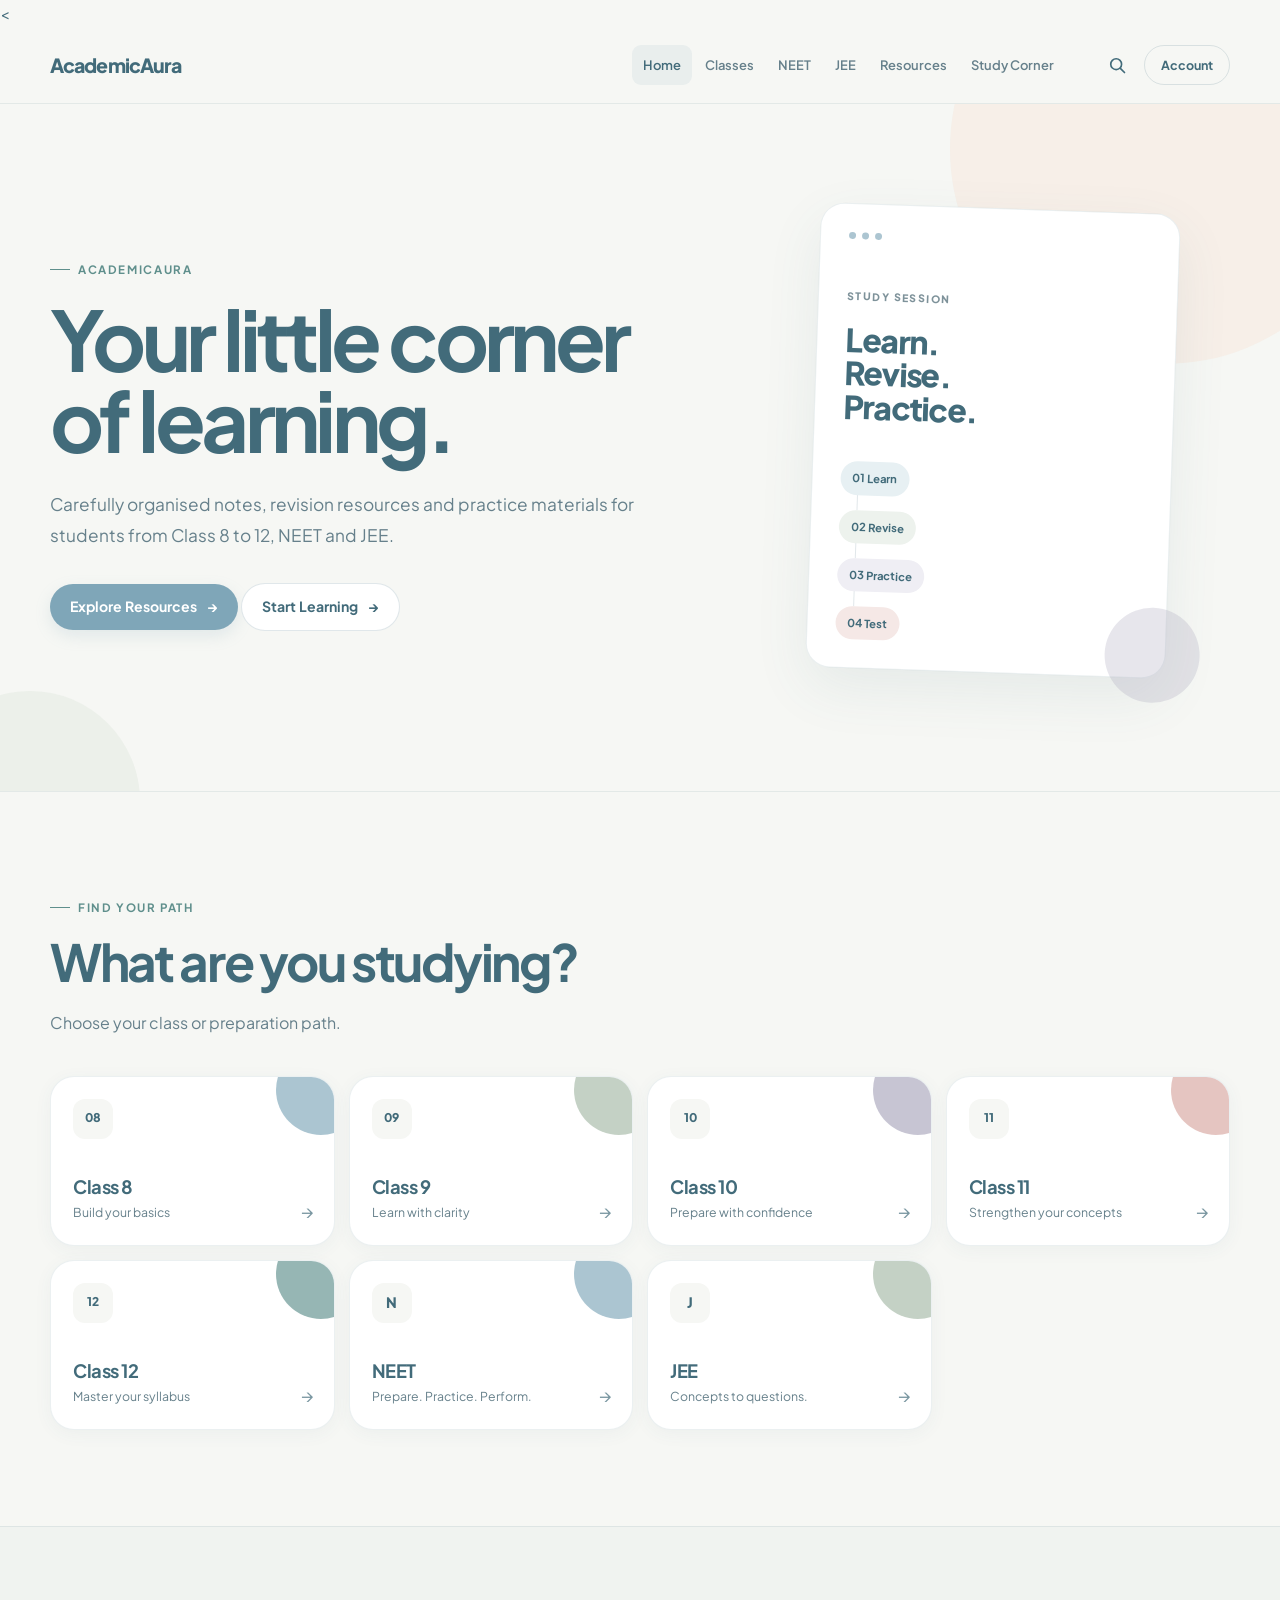
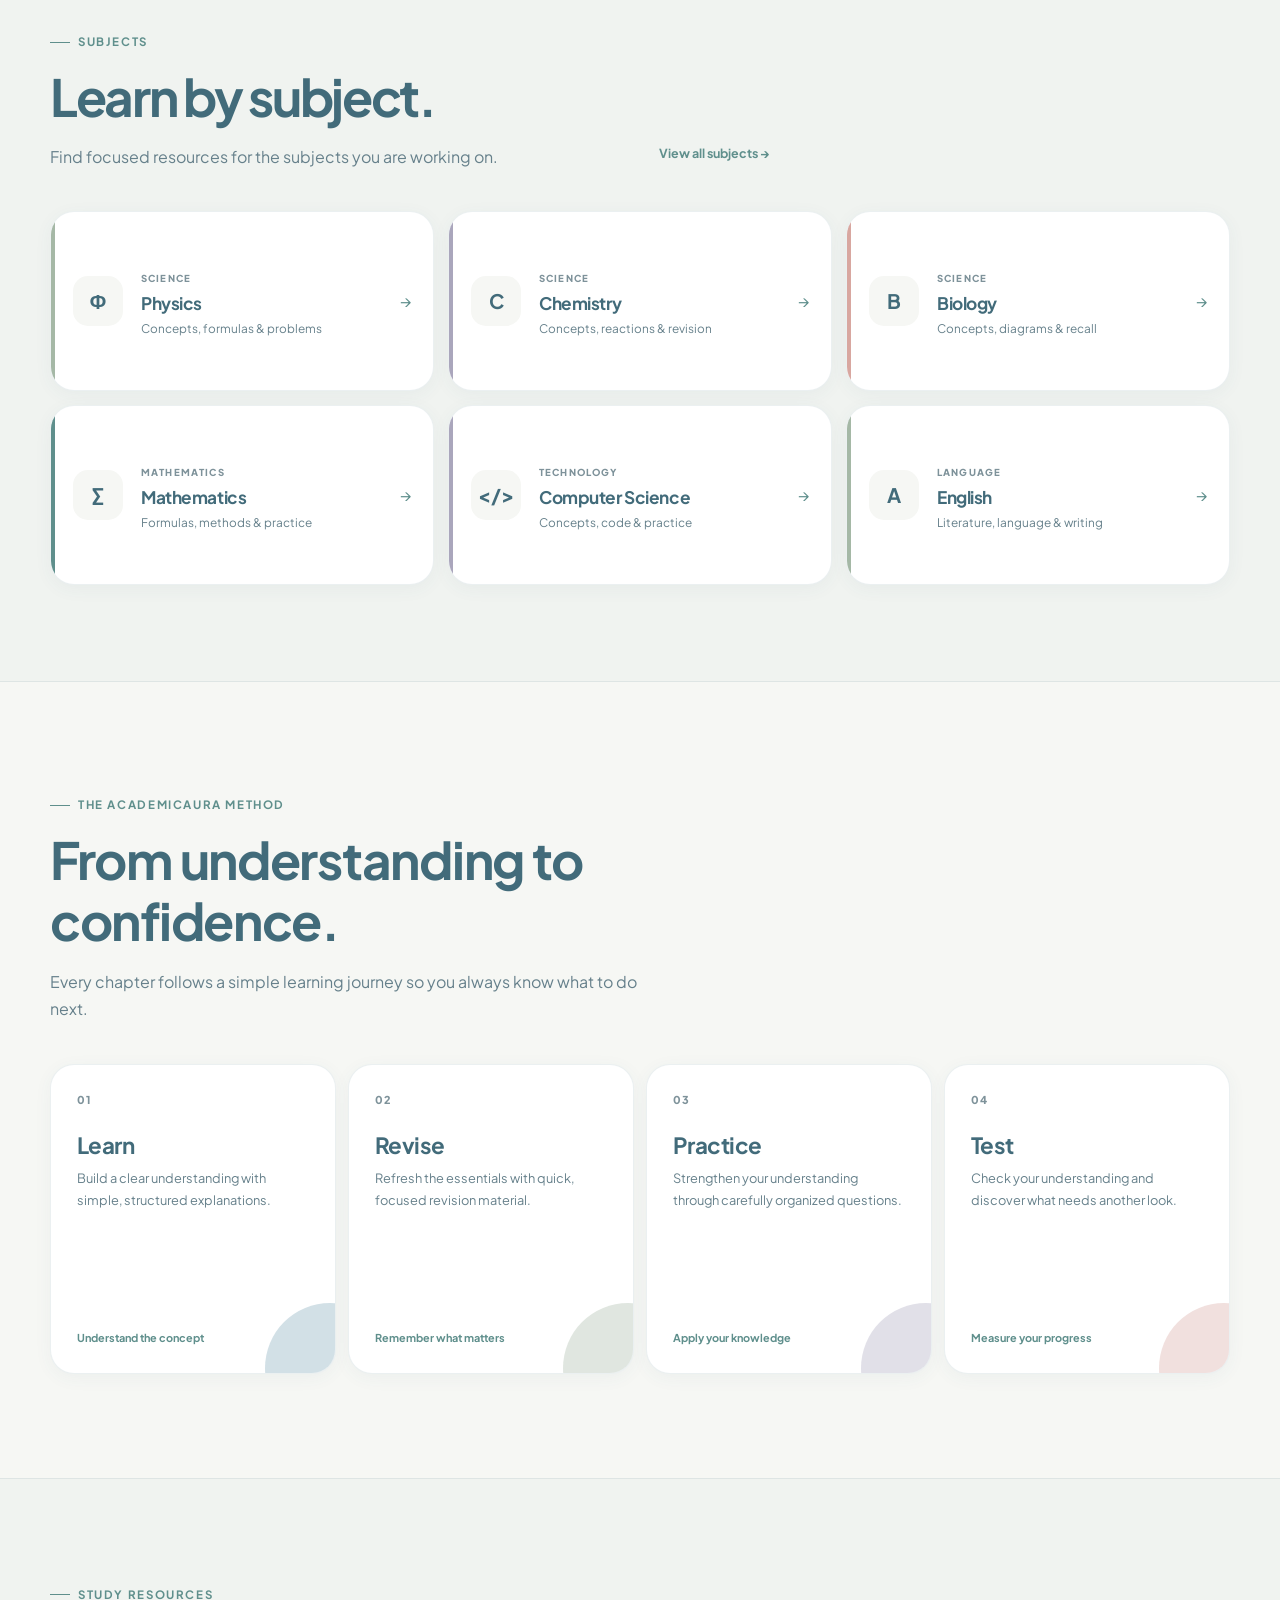
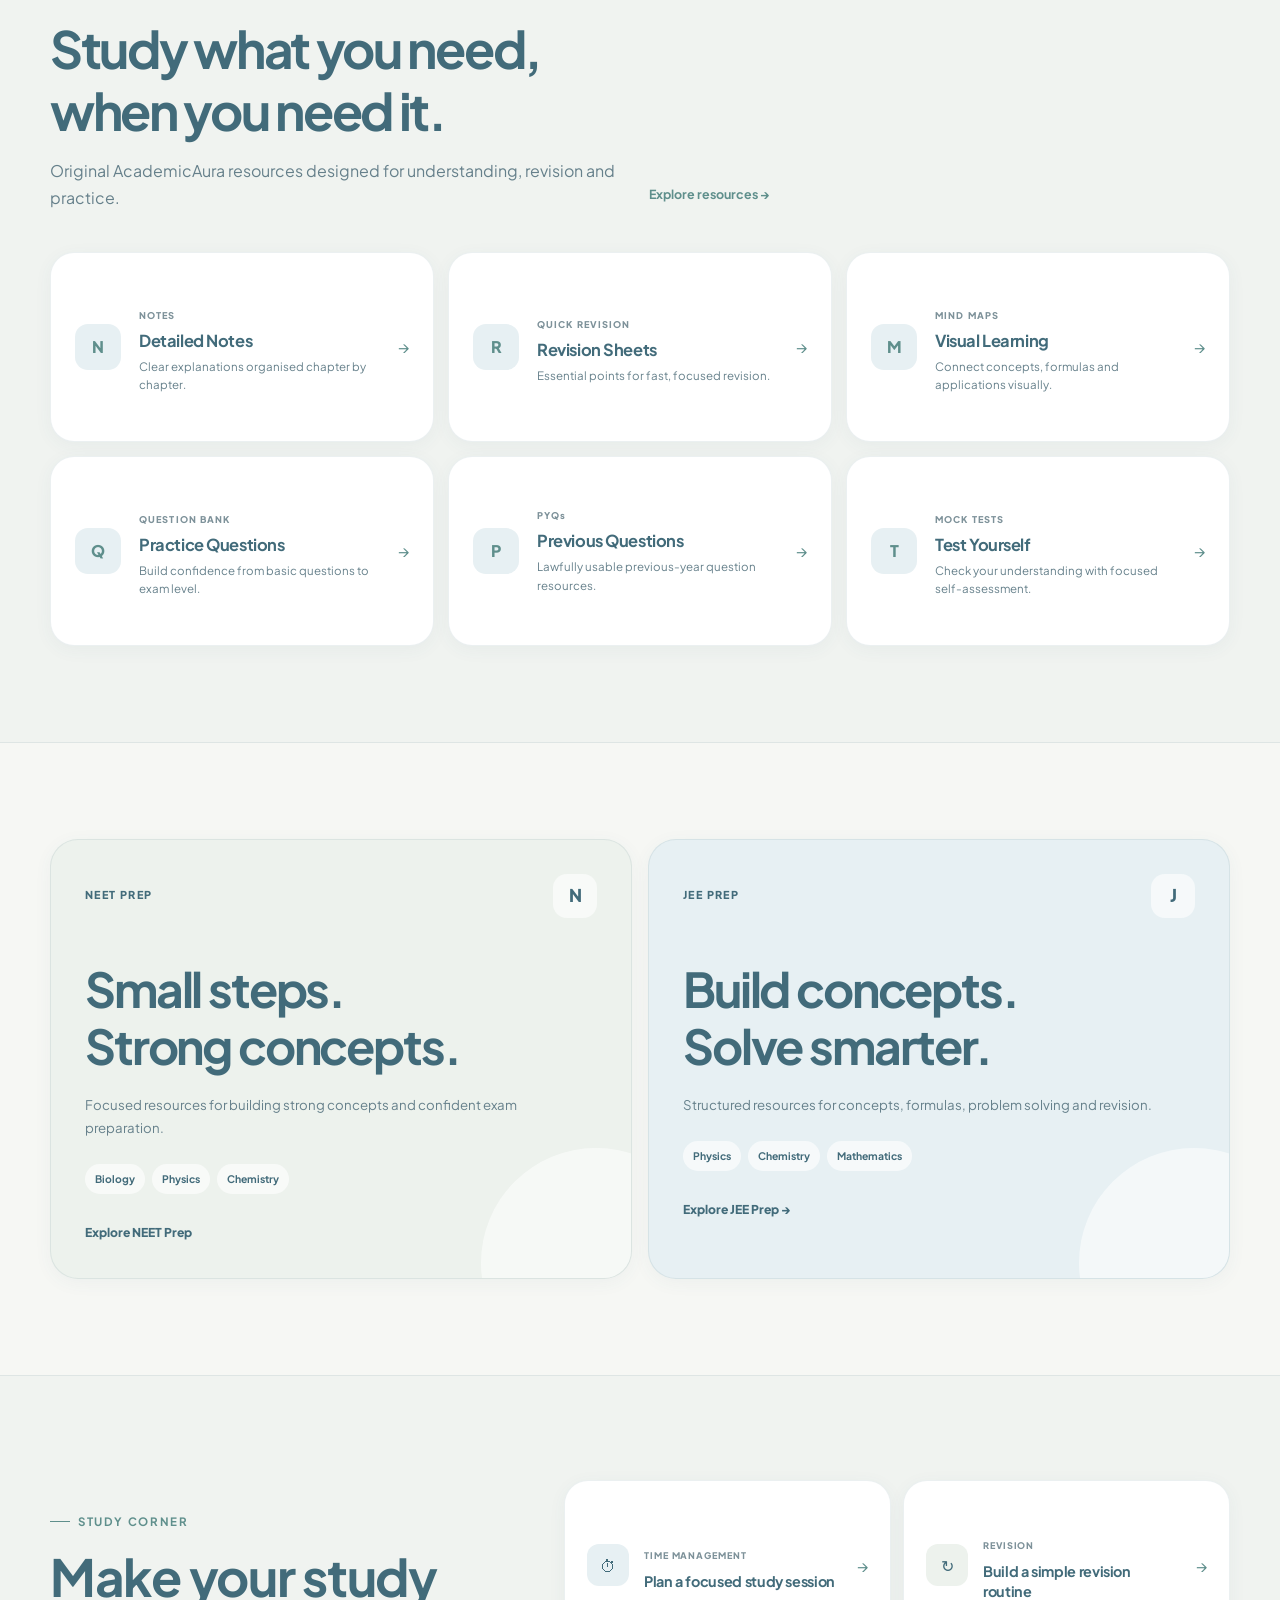
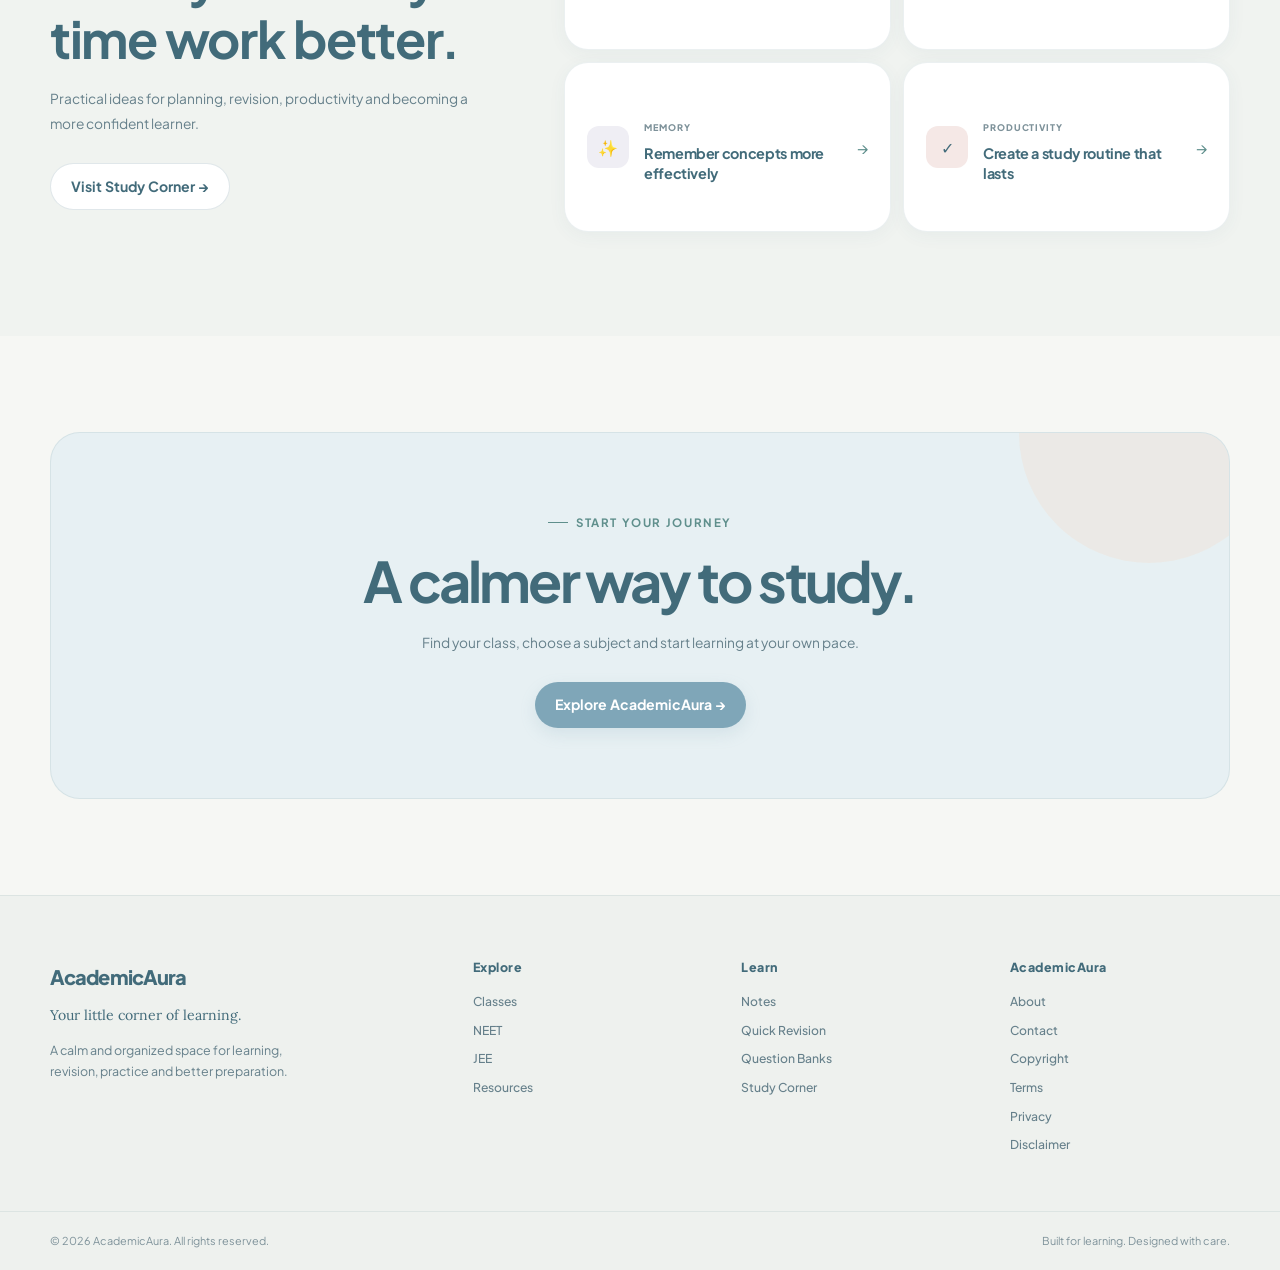
<file: index.html>
<!DOCTYPE html><html lang="en">
<head>
    <meta charset="UTF-8"><meta
    name="viewport"
    content="width=device-width, initial-scale=1.0"
>

<meta
    name="description"
    content="AcademicAura — Your little corner of learning."
>

<meta
    name="theme-color"
    content="#F6F7F4"
>

<title>AcademicAura — Your little corner of learning.</title>

<!-- Google Fonts -->
<link rel="preconnect" href="https://fonts.googleapis.com">
<link rel="preconnect" href="https://fonts.gstatic.com" crossorigin>

<link
    href="https://fonts.googleapis.com/css2?family=Lora:wght@400;500;600&family=Plus+Jakarta+Sans:wght@400;500;600;700;800&display=swap"
    rel="stylesheet"
>

<!-- Mathematical Font -->
<link
    href="https://fonts.googleapis.com/css2?family=STIX+Two+Math&display=swap"
    rel="stylesheet"
>

<!-- Main stylesheet -->
<link rel="stylesheet" href="css/style.css">

<!-- Main JavaScript -->
<script src="js/main.js" defer></script>

</head><body><!--
    ============================================================
    ACADEMICAURA
    STEP 1 — WEBSITE FOUNDATION
    ============================================================
-->

<!-- Skip link for keyboard accessibility -->
<a class="skip-link" href="#main-content">
    Skip to main content
</a>


<<!-- ==========================================================
     ACADEMICAURA HEADER
     ========================================================== -->

<header class="site-header">

    <div class="container header-inner">

        <!-- Brand / Temporary Logo -->
        <a
            href="index.html"
            class="brand"
            aria-label="AcademicAura — Home"
        >
            <span class="brand-name">AcademicAura</span>
        </a>


        <!-- ==================================================
             DESKTOP NAVIGATION
             ================================================== -->

        <nav
            class="desktop-nav"
            aria-label="Primary navigation"
        >

            <a
                href="index.html"
                class="nav-link active"
                aria-current="page"
            >
                Home
            </a>

            <a
                href="classes.html"
                class="nav-link"
            >
                Classes
            </a>

            <a
                href="#"
                class="nav-link"
            >
                NEET
            </a>

            <a
                href="#"
                class="nav-link"
            >
                JEE
            </a>

            <a
                href="#"
                class="nav-link"
            >
                Resources
            </a>

            <a
                href="#"
                class="nav-link"
            >
                Study Corner
            </a>

        </nav>


        <!-- ==================================================
             HEADER ACTIONS
             ================================================== -->

        <div class="header-actions">

            <!-- Search -->
            <button
                class="icon-button search-button"
                type="button"
                aria-label="Search AcademicAura"
                title="Search"
            >
                <svg
                    class="search-icon"
                    viewBox="0 0 24 24"
                    aria-hidden="true"
                >
                    <circle
                        cx="11"
                        cy="11"
                        r="6.5"
                    ></circle>

                    <path
                        d="M16 16L21 21"
                    ></path>
                </svg>
            </button>


            <!-- Account -->
            <button
                class="account-button"
                type="button"
            >
                Account
            </button>


            <!-- Mobile Menu -->
            <button
                class="menu-button"
                type="button"
                aria-label="Open navigation menu"
                aria-expanded="false"
                aria-controls="mobile-menu"
            >
                <span></span>
                <span></span>
                <span></span>
            </button>

        </div>

    </div>


    <!-- ======================================================
         MOBILE NAVIGATION
         ====================================================== -->

    <nav
        id="mobile-menu"
        class="mobile-nav"
        aria-label="Mobile navigation"
        hidden
    >

        <div class="container mobile-nav-inner">

            <a
                href="index.html"
                class="mobile-nav-link active"
                aria-current="page"
            >
                <span>Home</span>
                <span class="mobile-nav-arrow">→</span>
            </a>


            <a
                href="classes.html"
                class="mobile-nav-link"
            >
                <span>Classes</span>
                <span class="mobile-nav-arrow">→</span>
            </a>


            <a
                href="#"
                class="mobile-nav-link"
            >
                <span>NEET</span>
                <span class="mobile-nav-arrow">→</span>
            </a>


            <a
                href="#"
                class="mobile-nav-link"
            >
                <span>JEE</span>
                <span class="mobile-nav-arrow">→</span>
            </a>


            <a
                href="#"
                class="mobile-nav-link"
            >
                <span>Resources</span>
                <span class="mobile-nav-arrow">→</span>
            </a>


            <a
                href="#"
                class="mobile-nav-link"
            >
                <span>Study Corner</span>
                <span class="mobile-nav-arrow">→</span>
            </a>


            <div class="mobile-account-area">

                <button
                    class="mobile-account-button"
                    type="button"
                >
                    Account
                </button>

            </div>

        </div>

    </nav>

</header>


<!-- ==========================================================
     ACADEMICAURA
     STEP 3 — FINAL HOMEPAGE
     ========================================================== -->

<main id="main-content">


    <!-- ======================================================
         HERO
         ====================================================== -->

    <section class="home-hero">

        <div class="hero-decoration hero-decoration-one"></div>
        <div class="hero-decoration hero-decoration-two"></div>

        <div class="container hero-container">

            <div class="hero-content">

                <span class="eyebrow">
                    ACADEMICAURA
                </span>

                <h1>
                    Your little corner
                    <span>of learning.</span>
                </h1>

                <p class="hero-description">
                    Carefully organised notes, revision resources
                    and practice materials for students from
                    Class 8 to 12, NEET and JEE.
                </p>

                <div class="hero-actions">

                    <a
                        href="#study-path"
                        class="button button-primary"
                    >
                        Explore Resources
                        <span aria-hidden="true">→</span>
                    </a>

                    <a
                        href="#learning-flow"
                        class="button button-secondary"
                    >
                        Start Learning
                        <span aria-hidden="true">→</span>
                    </a>

                </div>

            </div>


            <!-- Hero visual -->

            <div
                class="hero-study-card"
                aria-hidden="true"
            >

                <div class="hero-paper">

                    <div class="paper-topline">
                        <span></span>
                        <span></span>
                        <span></span>
                    </div>

                    <div class="paper-heading">
                        STUDY SESSION
                    </div>

                    <div class="paper-title">
                        Learn.
                        <br>
                        Revise.
                        <br>
                        Practice.
                    </div>

                    <div class="paper-flow">

                        <span class="flow-item flow-learn">
                            01 Learn
                        </span>

                        <span class="flow-line"></span>

                        <span class="flow-item flow-revise">
                            02 Revise
                        </span>

                        <span class="flow-line"></span>

                        <span class="flow-item flow-practice">
                            03 Practice
                        </span>

                        <span class="flow-line"></span>

                        <span class="flow-item flow-test">
                            04 Test
                        </span>

                    </div>

                </div>

            </div>

        </div>

    </section>



    <!-- ======================================================
         STUDY PATH
         ====================================================== -->

    <section
        class="study-path-section"
        id="study-path"
    >

        <div class="container">

            <div class="section-heading">

                <span class="eyebrow">
                    FIND YOUR PATH
                </span>

                <h2>
                    What are you studying?
                </h2>

                <p>
                    Choose your class or preparation path.
                </p>

            </div>


            <div class="path-grid">


                <!-- Class 8 -->

                <a
                    href="#"
                    class="path-card path-blue"
                >

                    <div class="path-number">
                        08
                    </div>

                    <div class="path-content">

                        <h3>
                            Class 8
                        </h3>

                        <p>
                            Build your basics
                        </p>

                    </div>

                    <span class="path-arrow">
                        →
                    </span>

                </a>


                <!-- Class 9 -->

                <a
                    href="#"
                    class="path-card path-sage"
                >

                    <div class="path-number">
                        09
                    </div>

                    <div class="path-content">

                        <h3>
                            Class 9
                        </h3>

                        <p>
                            Learn with clarity
                        </p>

                    </div>

                    <span class="path-arrow">
                        →
                    </span>

                </a>


                <!-- Class 10 -->

                <a
                    href="#"
                    class="path-card path-lavender"
                >

                    <div class="path-number">
                        10
                    </div>

                    <div class="path-content">

                        <h3>
                            Class 10
                        </h3>

                        <p>
                            Prepare with confidence
                        </p>

                    </div>

                    <span class="path-arrow">
                        →
                    </span>

                </a>


                <!-- Class 11 -->

                <a
                    href="#"
                    class="path-card path-rose"
                >

                    <div class="path-number">
                        11
                    </div>

                    <div class="path-content">

                        <h3>
                            Class 11
                        </h3>

                        <p>
                            Strengthen your concepts
                        </p>

                    </div>

                    <span class="path-arrow">
                        →
                    </span>

                </a>


                <!-- Class 12 -->

                <a
                    href="#"
                    class="path-card path-teal"
                >

                    <div class="path-number">
                        12
                    </div>

                    <div class="path-content">

                        <h3>
                            Class 12
                        </h3>

                        <p>
                            Master your syllabus
                        </p>

                    </div>

                    <span class="path-arrow">
                        →
                    </span>

                </a>


                <!-- NEET -->

                <a
                    href="#"
                    class="path-card path-blue path-exam"
                >

                    <div class="path-number path-text-number">
                        N
                    </div>

                    <div class="path-content">

                        <h3>
                            NEET
                        </h3>

                        <p>
                            Prepare. Practice. Perform.
                        </p>

                    </div>

                    <span class="path-arrow">
                        →
                    </span>

                </a>


                <!-- JEE -->

                <a
                    href="#"
                    class="path-card path-sage path-exam"
                >

                    <div class="path-number path-text-number">
                        J
                    </div>

                    <div class="path-content">

                        <h3>
                            JEE
                        </h3>

                        <p>
                            Concepts to questions.
                        </p>

                    </div>

                    <span class="path-arrow">
                        →
                    </span>

                </a>

            </div>

        </div>

    </section>



    <!-- ======================================================
         SUBJECTS
         ====================================================== -->

    <section class="subjects-section">

        <div class="container">

            <div class="section-heading section-heading-row">

                <div>

                    <span class="eyebrow">
                        SUBJECTS
                    </span>

                    <h2>
                        Learn by subject.
                    </h2>

                    <p>
                        Find focused resources for the subjects
                        you are working on.
                    </p>

                </div>

                <a
                    href="#"
                    class="section-link"
                >
                    View all subjects →
                </a>

            </div>


            <div class="subject-grid">


                <!-- Physics -->

                <a
                    href="#"
                    class="subject-card subject-physics"
                >

                    <div class="subject-icon">
                        Φ
                    </div>

                    <div>

                        <span class="subject-label">
                            SCIENCE
                        </span>

                        <h3>
                            Physics
                        </h3>

                        <p>
                            Concepts, formulas & problems
                        </p>

                    </div>

                    <span class="subject-arrow">
                        →
                    </span>

                </a>


                <!-- Chemistry -->

                <a
                    href="#"
                    class="subject-card subject-chemistry"
                >

                    <div class="subject-icon">
                        C
                    </div>

                    <div>

                        <span class="subject-label">
                            SCIENCE
                        </span>

                        <h3>
                            Chemistry
                        </h3>

                        <p>
                            Concepts, reactions & revision
                        </p>

                    </div>

                    <span class="subject-arrow">
                        →
                    </span>

                </a>


                <!-- Biology -->

                <a
                    href="#"
                    class="subject-card subject-biology"
                >

                    <div class="subject-icon">
                        B
                    </div>

                    <div>

                        <span class="subject-label">
                            SCIENCE
                        </span>

                        <h3>
                            Biology
                        </h3>

                        <p>
                            Concepts, diagrams & recall
                        </p>

                    </div>

                    <span class="subject-arrow">
                        →
                    </span>

                </a>


                <!-- Mathematics -->

                <a
                    href="#"
                    class="subject-card subject-mathematics"
                >

                    <div class="subject-icon">
                        ∑
                    </div>

                    <div>

                        <span class="subject-label">
                            MATHEMATICS
                        </span>

                        <h3>
                            Mathematics
                        </h3>

                        <p>
                            Formulas, methods & practice
                        </p>

                    </div>

                    <span class="subject-arrow">
                        →
                    </span>

                </a>


                <!-- Computer Science -->

                <a
                    href="#"
                    class="subject-card subject-computer"
                >

                    <div class="subject-icon">
                        &lt;/&gt;
                    </div>

                    <div>

                        <span class="subject-label">
                            TECHNOLOGY
                        </span>

                        <h3>
                            Computer Science
                        </h3>

                        <p>
                            Concepts, code & practice
                        </p>

                    </div>

                    <span class="subject-arrow">
                        →
                    </span>

                </a>


                <!-- English -->

                <a
                    href="#"
                    class="subject-card subject-english"
                >

                    <div class="subject-icon">
                        A
                    </div>

                    <div>

                        <span class="subject-label">
                            LANGUAGE
                        </span>

                        <h3>
                            English
                        </h3>

                        <p>
                            Literature, language & writing
                        </p>

                    </div>

                    <span class="subject-arrow">
                        →
                    </span>

                </a>

            </div>

        </div>

    </section>



    <!-- ======================================================
         LEARN → REVISE → PRACTICE → TEST
         ====================================================== -->

    <section
        class="learning-flow-section"
        id="learning-flow"
    >

        <div class="container">

            <div class="learning-flow-intro">

                <span class="eyebrow">
                    THE ACADEMICAURA METHOD
                </span>

                <h2>
                    From understanding
                    to confidence.
                </h2>

                <p>
                    Every chapter follows a simple learning journey
                    so you always know what to do next.
                </p>

            </div>


            <div class="learning-flow">


                <!-- Learn -->

                <article class="flow-card flow-card-learn">

                    <span class="flow-number">
                        01
                    </span>

                    <h3>
                        Learn
                    </h3>

                    <p>
                        Build a clear understanding with
                        simple, structured explanations.
                    </p>

                    <span class="flow-label">
                        Understand the concept
                    </span>

                </article>


                <!-- Revise -->

                <article class="flow-card flow-card-revise">

                    <span class="flow-number">
                        02
                    </span>

                    <h3>
                        Revise
                    </h3>

                    <p>
                        Refresh the essentials with quick,
                        focused revision material.
                    </p>

                    <span class="flow-label">
                        Remember what matters
                    </span>

                </article>


                <!-- Practice -->

                <article class="flow-card flow-card-practice">

                    <span class="flow-number">
                        03
                    </span>

                    <h3>
                        Practice
                    </h3>

                    <p>
                        Strengthen your understanding through
                        carefully organized questions.
                    </p>

                    <span class="flow-label">
                        Apply your knowledge
                    </span>

                </article>


                <!-- Test -->

                <article class="flow-card flow-card-test">

                    <span class="flow-number">
                        04
                   
                    </span>

                    <h3>
                        Test
                    </h3>

                    <p>
                        Check your understanding and discover
                        what needs another look.
                    </p>

                    <span class="flow-label">
                        Measure your progress
                    </span>

                </article>

            </div>

        </div>

    </section>



    <!-- ======================================================
         FEATURED RESOURCES
         ====================================================== -->

    <section class="featured-section">

        <div class="container">

            <div class="section-heading section-heading-row">

                <div>

                    <span class="eyebrow">
                        STUDY RESOURCES
                    </span>

                    <h2>
                        Study what you need,
                        when you need it.
                    </h2>

                    <p>
                        Original AcademicAura resources designed
                        for understanding, revision and practice.
                    </p>

                </div>

                <a
                    href="#"
                    class="section-link"
                >
                    Explore resources →
                </a>

            </div>


            <div class="resource-grid">


                <a
                    href="#"
                    class="resource-card"
                >

                    <span class="resource-symbol">
                        N
                    </span>

                    <div>

                        <span class="resource-type">
                            NOTES
                        </span>

                        <h3>
                            Detailed Notes
                        </h3>

                        <p>
                            Clear explanations organised
                            chapter by chapter.
                        </p>

                    </div>

                    <span class="resource-arrow">
                        →
                    </span>

                </a>


                <a
                    href="#"
                    class="resource-card"
                >

                    <span class="resource-symbol">
                        R
                    </span>

                    <div>

                          <span
class="resource-type">
        QUICK REVISION
    </span>

    <h3>
        Revision
Sheets
    </h3>

    <p>
        Essential
points for fast,
        focused
revision.
    </p>

</div>

    <span
class="resource-arrow">
        →
    </span>

</a>

    <a
        href="#"
        class="resource-card"
    >

    <span
class="resource-symbol">
        M
    </span>

    <div>

    <span
class="resource-type">
        MIND MAPS
    </span>

    <h3>
        Visual
Learning
    </h3>

    <p>
        Connect
concepts, formulas
        and
applications visually.
    </p>

</div>

    <span
class="resource-arrow">
        →
    </span>

</a>

    <a
        href="#"
        class="resource-card"
    >

    <span
class="resource-symbol">
        Q
    </span>

    <div>

    <span
class="resource-type">
        QUESTION BANK
    </span>

    <h3>
        Practice
Questions
    </h3>

    <p>
        Build
confidence from basic
        questions to
exam level.
    </p>

</div>

    <span
class="resource-arrow">
        →
    </span>

</a>

    <a
        href="#"
        class="resource-card"
    >

    <span
class="resource-symbol">
        P
    </span>

    <div>

    <span
class="resource-type">
        PYQs
    </span>

    <h3>
        Previous
Questions
    </h3>

    <p>
        Lawfully
usable previous-year
        question
resources.
    </p>
    
    </p>

</div>

    <span
class="resource-arrow">
        →
    </span>

</a>

    <a
        href="#"
        class="resource-card"
    >

    <span
class="resource-symbol">
        T
    </span>

    <div>

    <span
class="resource-type">
        MOCK TESTS
    </span>

    <h3>
        Test Yourself
    </h3>

    <p>
        Check your
understanding with
        focused
self-assessment.
    </p>

</div>

    <span
class="resource-arrow">
        →
    </span>

</a>

</div>

</div>

</section>

<!-- 
================================================== 
          NEET + JEE 
================================================== 
-->

<section class="exam-prep-section">

<div class="container">

<div class="exam-grid">

<!-- NEET -->

<article class="exam-card
exam-neet">

    <div
class="exam-card-top">

    <span
class="exam-kicker">
        NEET PREP
    </span>

    <span
class="exam-mark">
        N
    </span>

    </div>

    <h2>
        Small steps.
        <br>
        Strong concepts.
    </h2>

    <p>
        Focused resources
for building strong
        concepts and
confident exam preparation.
    </p>

    <div
class="exam-subjects">

    <span>
        Biology
    </span>

    <span>
        Physics
    </span>

    <span>
        Chemistry
    </span>

</div>

    <a
        href="#"
        class="exam-link"
    >
        Explore NEET Prep
    </a>

</article>

<!-- JEE -->

<article class="exam-card
exam-jee">

    <div
class="exam-card-top">

    <span
class="exam-kicker">
        JEE PREP
    </span>

    <span
class="exam-mark">
        J
    </span>

    </div>

    <h2>
        Build concepts.
        <br>
        Solve smarter.
    </h2>

    <p>
        Structured
resources for concepts,
        formulas, problem
solving and revision.
    </p>

    <div
class="exam-subjects">
    <span>
        Physics
    </span>
    <span>
        Chemistry
    </span>
    <span>
        Mathematics
    </span>
</div>

<a
    href="#"
    class="exam-link"
    >
    Explore JEE Prep →
</a>

</article>

</div>

</div>

</section>

<!--
==============================================================
            STUDY CORNER
============================================================== -->

<section class="study-corner-section">

    <div class="container">

        <div class="study-corner-layout">

            <div class="study-corner-intro">

                <span class="eyebrow">
                    STUDY CORNER
                </span>

                <h2>
                    Make your study
                    time work better.
                </h2>

                <p>
                    Practical ideas
                    for planning, revision,
                    productivity and
                    becoming a more confident
                    learner.
                </p>

                <a
                    href="#"
                    class="button button-secondary"
                    >
                    Visit Study Corner →
                </a>

            </div>

            <div class="study-tip-grid">

                <a
                    href="#"
                    class="tip-card tip-blue"
                    >

                    <span class="tip-icon">
                        ⏱
                    </span>

                    <div class="tip-content">

                        <span class="tip-tag">
                            TIME
                            MANAGEMENT
                        </span>

                        <h3>
                            Plan a
                            focused study session
                        </h3>

                    </div>

                    <span
                        class="tip-arrow">
                        →
                    </span>

                </a>

                <a
                    href="#"
                    class="tip-card tip-sage"
                    >

                    <span class="tip-icon">
                        ↻
                    </span>

                    <div>

                        <span>
                            REVISION
                        </span>

                        <h3>
                            Build a
                            simple revision routine
                        </h3>

                    </div>

                    <span
                        class="tip-arrow">
                        →
                    </span>

                </a>

                <a
                    href="#"
                    class="tip-card tip-lavender"
                    >

                    <span class="tip-icon">
                        ✨
                    </span>

                    <div>

                        <span>
                            MEMORY
                        </span>

                        <h3>
                            Remember
                            concepts more effectively
                        </h3>

                    </div>

                    <span
                        class="tip-arrow">
                        →
                    </span>

                </a>

                <a
                    href="#"
                    class="tip-card tip-rose"
                    >

                    <span class="tip-icon">
                        ✓
                    </span>

                    <div>

                        <span>
                            PRODUCTIVITY
                        </span>

                        <h3>
                            Create a
                            study routine that lasts
                        </h3>

                    </div>

                    <span
                        class="tip-arrow">
                        →
                    </span>

                </a>

            </div>

        </div>

    </div>

</section>

<!--
==============================================================
            FINAL CTA
============================================================== -->

<section class="final-cta-section">

    <div class="container">

        <div class="final-cta">

            <div
                class="final-cta-decoration"></div>

            <span class="eyebrow">
                START YOUR JOURNEY
            </span>

            <h2>
                A calmer way to study.
            </h2>

            <p>
                Find your class,
                choose a subject and
                start learning at your
                own pace.
            </p>

            <a
                href="#study-path"
                class="button button-primary"
                >
                Explore AcademicAura →
            </a>

        </div>

    </div>

</section>

</main>


<!-- ==========================================================
     ACADEMICAURA FOOTER
     ========================================================== -->

<footer class="site-footer">

    <div class="container footer-main">

        <!-- Brand -->

        <div class="footer-brand">

            <a
                href="index.html"
                class="footer-logo"
                aria-label="AcademicAura — Home"
            >
                AcademicAura
            </a>

            <p class="footer-tagline">
                Your little corner of learning.
            </p>

            <p class="footer-description">
                A calm and organized space for learning,
                revision, practice and better preparation.
            </p>

        </div>


        <!-- Explore -->

        <div class="footer-column">

            <h2 class="footer-heading">
                Explore
            </h2>

            <a href="classes.html">
                Classes
            </a>

            <a href="#">
                NEET
            </a>

            <a href="#">
                JEE
            </a>

            <a href="#">
                Resources
            </a>

        </div>


        <!-- Learn -->

        <div class="footer-column">

            <h2 class="footer-heading">
                Learn
            </h2>

            <a href="#">
                Notes
            </a>

            <a href="#">
                Quick Revision
            </a>

            <a href="#">
                Question Banks
            </a>

            <a href="#">
                Study Corner
            </a>

        </div>


        <!-- Website -->

        <div class="footer-column">

            <h2 class="footer-heading">
                AcademicAura
            </h2>

            <a href="#">
                About
            </a>

            <a href="#">
                Contact
            </a>

            <a href="#">
                Copyright
            </a>

            <a href="#">
                Terms
            </a>

            <a href="#">
                Privacy
            </a>

            <a href="#">
                Disclaimer
            </a>

        </div>

    </div>


    <!-- Footer Bottom -->

    <div class="footer-bottom">

        <div class="container footer-bottom-inner">

            <p>
                © 2026 AcademicAura. All rights reserved.
            </p>

            <p>
                Built for learning. Designed with care.
            </p>

        </div>

    </div>

</footer>

</body>
                                 </html>
</file>
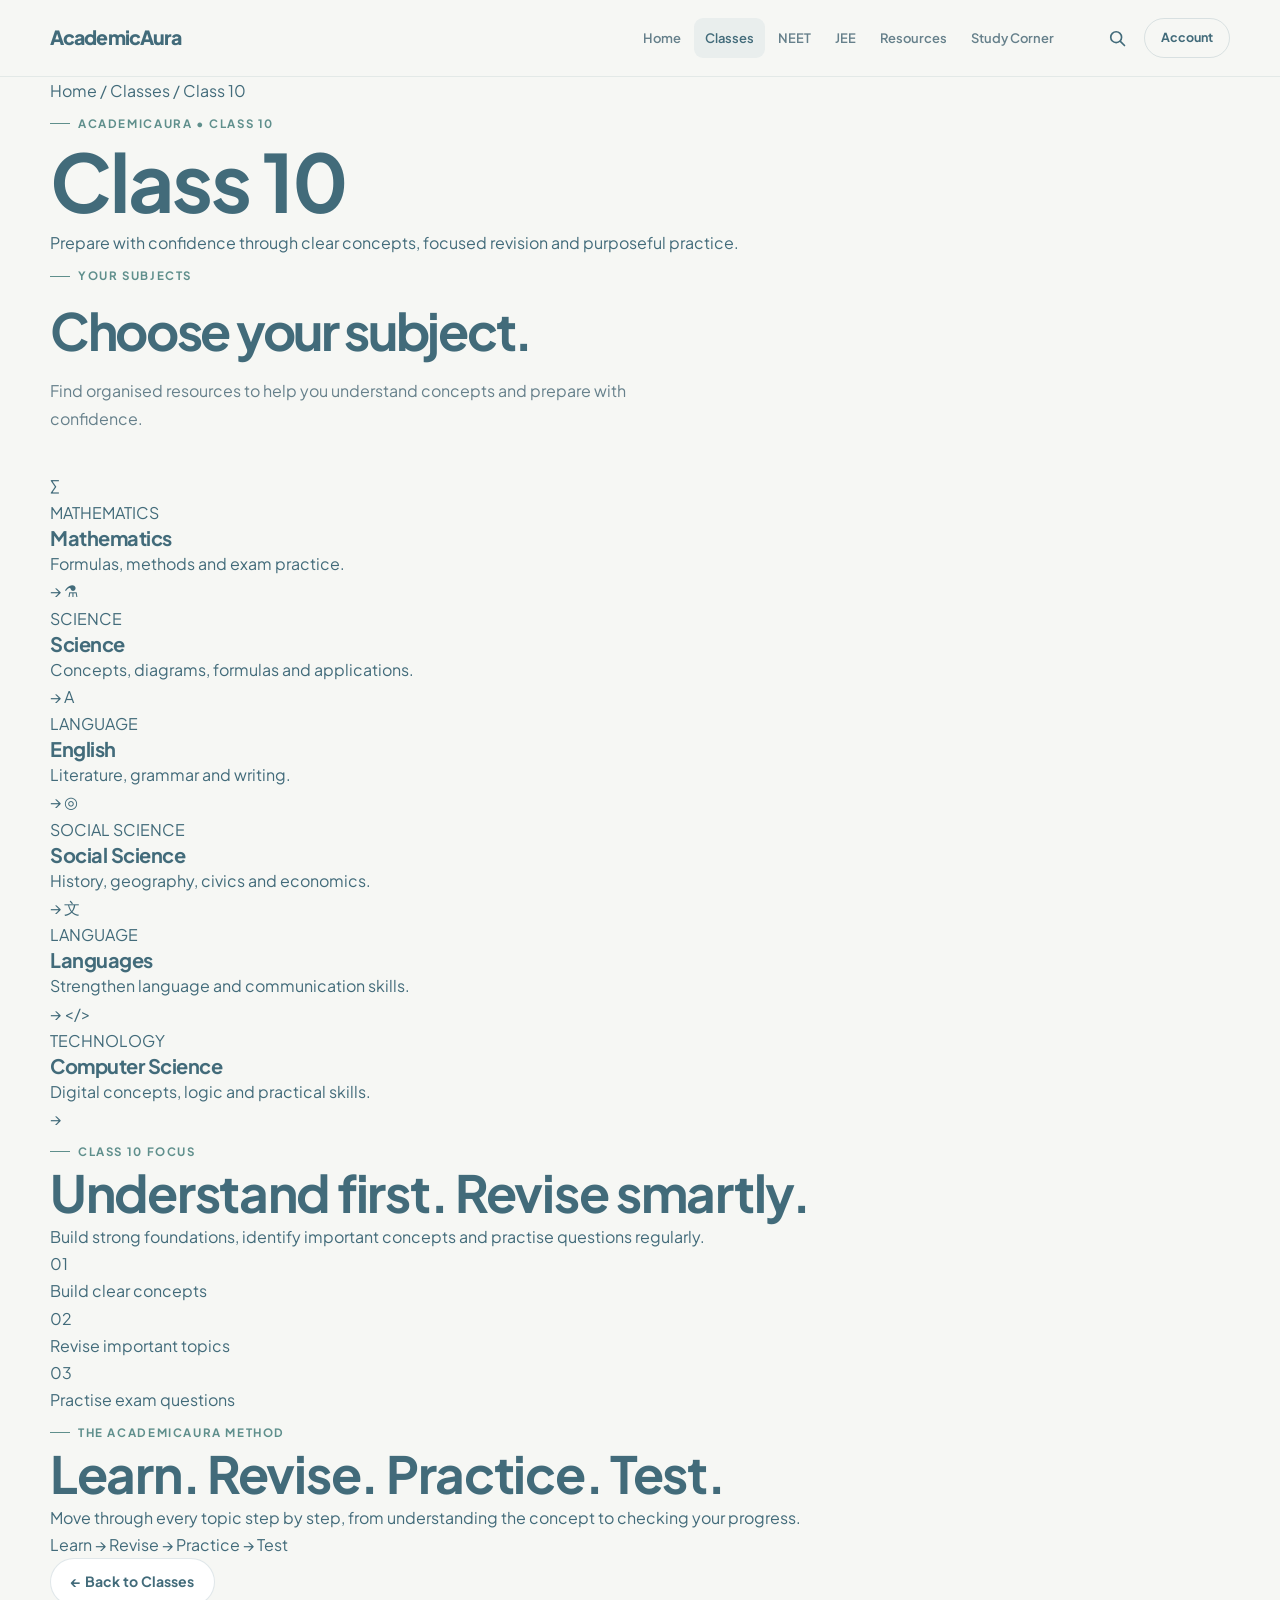
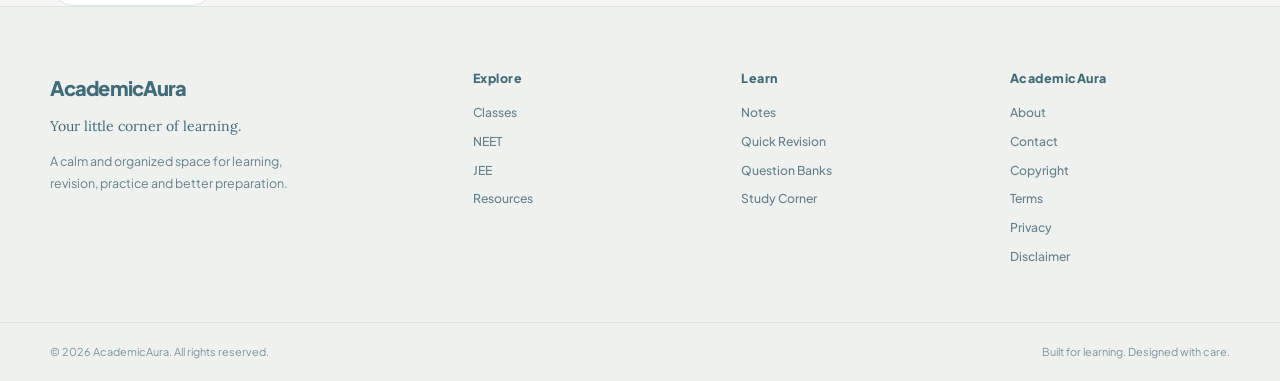
<file: class-10.html>
<!DOCTYPE html>
<html lang="en">

<head>

    <meta charset="UTF-8">

    <meta
        name="viewport"
        content="width=device-width, initial-scale=1.0"
    >

    <meta
        name="description"
        content="AcademicAura Class 10 — Organised learning resources, notes, revision and practice."
    >

    <meta
        name="theme-color"
        content="#F6F7F4"
    >

    <title>Class 10 — AcademicAura</title>


    <!-- ======================================================
         GOOGLE FONTS
         ====================================================== -->

    <link rel="preconnect" href="https://fonts.googleapis.com">

    <link
        rel="preconnect"
        href="https://fonts.gstatic.com"
        crossorigin
    >

    <link
        href="https://fonts.googleapis.com/css2?family=Lora:wght@400;500;600&family=Plus+Jakarta+Sans:wght@400;500;600;700;800&display=swap"
        rel="stylesheet"
    >

    <link
        href="https://fonts.googleapis.com/css2?family=STIX+Two+Math&display=swap"
        rel="stylesheet"
    >


    <!-- ======================================================
         MAIN STYLESHEET
         ====================================================== -->

    <link
        rel="stylesheet"
        href="css/style.css"
    >


    <!-- ======================================================
         MAIN JAVASCRIPT
         ====================================================== -->

    <script
        src="js/main.js"
        defer
    ></script>

</head>


<body>


<!-- ==========================================================
     SKIP LINK
     ========================================================== -->

<a
    class="skip-link"
    href="#main-content"
>
    Skip to main content
</a>


<!-- ==========================================================
     ACADEMICAURA HEADER
     ========================================================== -->

<header class="site-header">

    <div class="container header-inner">


        <!-- ==================================================
             BRAND
             ================================================== -->

        <a
            href="index.html"
            class="brand"
            aria-label="AcademicAura — Home"
        >

            <span class="brand-name">
                AcademicAura
            </span>

        </a>


        <!-- ==================================================
             DESKTOP NAVIGATION
             ================================================== -->

        <nav
            class="desktop-nav"
            aria-label="Primary navigation"
        >

            <a
                href="index.html"
                class="nav-link"
            >
                Home
            </a>

            <a
                href="classes.html"
                class="nav-link active"
                aria-current="page"
            >
                Classes
            </a>

            <a
                href="#"
                class="nav-link"
            >
                NEET
            </a>

            <a
                href="#"
                class="nav-link"
            >
                JEE
            </a>

            <a
                href="#"
                class="nav-link"
            >
                Resources
            </a>

            <a
                href="#"
                class="nav-link"
            >
                Study Corner
            </a>

        </nav>


        <!-- ==================================================
             HEADER ACTIONS
             ================================================== -->

        <div class="header-actions">


            <!-- Search -->

            <button
                class="icon-button search-button"
                type="button"
                aria-label="Search AcademicAura"
                title="Search"
            >

                <svg
                    class="search-icon"
                    viewBox="0 0 24 24"
                    aria-hidden="true"
                >

                    <circle
                        cx="11"
                        cy="11"
                        r="6.5"
                    ></circle>

                    <path
                        d="M16 16L21 21"
                    ></path>

                </svg>

            </button>


            <!-- Account -->

            <button
                class="account-button"
                type="button"
            >
                Account
            </button>


            <!-- Mobile Menu -->

            <button
                class="menu-button"
                type="button"
                aria-label="Open navigation menu"
                aria-expanded="false"
                aria-controls="mobile-menu"
            >

                <span></span>
                <span></span>
                <span></span>

            </button>

        </div>

    </div>


    <!-- ======================================================
         MOBILE NAVIGATION
         ====================================================== -->

    <nav
        id="mobile-menu"
        class="mobile-nav"
        aria-label="Mobile navigation"
        hidden
    >

        <div class="container mobile-nav-inner">


            <a
                href="index.html"
                class="mobile-nav-link"
            >

                <span>
                    Home
                </span>

                <span class="mobile-nav-arrow">
                    →
                </span>

            </a>


            <a
                href="classes.html"
                class="mobile-nav-link active"
                aria-current="page"
            >

                <span>
                    Classes
                </span>

                <span class="mobile-nav-arrow">
                    →
                </span>

            </a>


            <a
                href="#"
                class="mobile-nav-link"
            >

                <span>
                    NEET
                </span>

                <span class="mobile-nav-arrow">
                    →
                </span>

            </a>


            <a
                href="#"
                class="mobile-nav-link"
            >

                <span>
                    JEE
                </span>

                <span class="mobile-nav-arrow">
                    →
                </span>

            </a>


            <a
                href="#"
                class="mobile-nav-link"
            >

                <span>
                    Resources
                </span>

                <span class="mobile-nav-arrow">
                    →
                </span>

            </a>


            <a
                href="#"
                class="mobile-nav-link"
            >

                <span>
                    Study Corner
                </span>

                <span class="mobile-nav-arrow">
                    →
                </span>

            </a>


            <div class="mobile-account-area">

                <button
                    class="mobile-account-button"
                    type="button"
                >
                    Account
                </button>

            </div>

        </div>

    </nav>

</header>


<!-- ==========================================================
     MAIN CONTENT
     ========================================================== -->

<main id="main-content">


    <!-- ======================================================
         CLASS 10 HERO
         ====================================================== -->

    <section class="class-page-hero">

        <div class="container">


            <!-- Breadcrumb -->

            <nav
                class="class-breadcrumb"
                aria-label="Breadcrumb"
            >

                <a href="index.html">
                    Home
                </a>

                <span aria-hidden="true">
                    /
                </span>

                <a href="classes.html">
                    Classes
                </a>

                <span aria-hidden="true">
                    /
                </span>

                <span aria-current="page">
                    Class 10
                </span>

            </nav>


            <!-- Page Heading -->

            <div class="class-page-heading">

                <span class="eyebrow">
                    ACADEMICAURA • CLASS 10
                </span>

                <h1>
                    Class 10
                </h1>

                <p>
                    Prepare with confidence through clear
                    concepts, focused revision and purposeful
                    practice.
                </p>

            </div>

        </div>

    </section>


    <!-- ======================================================
         SUBJECT SECTION
         ====================================================== -->

    <section class="class-subject-section">

        <div class="container">


            <div class="section-heading">

                <span class="eyebrow">
                    YOUR SUBJECTS
                </span>

                <h2>
                    Choose your subject.
                </h2>

                <p>
                    Find organised resources to help you
                    understand concepts and prepare with
                    confidence.
                </p>

            </div>


            <!-- ==================================================
                 SUBJECT GRID
                 ================================================== -->

            <div class="class-subject-grid">


                <!-- ==================================================
                     MATHEMATICS
                     ================================================== -->

                <a
                    href="#"
                    class="class-subject-card subject-card-teal"
                >

                    <span class="class-subject-icon">
                        ∑
                    </span>

                    <div>

                        <span class="class-subject-label">
                            MATHEMATICS
                        </span>

                        <h3>
                            Mathematics
                        </h3>

                        <p>
                            Formulas, methods and exam practice.
                        </p>

                    </div>

                    <span class="class-subject-arrow">
                        →
                    </span>

                </a>


                <!-- ==================================================
                     SCIENCE
                     ================================================== -->

                <a
                    href="#"
                    class="class-subject-card subject-card-sage"
                >

                    <span class="class-subject-icon">
                        ⚗
                    </span>

                    <div>

                        <span class="class-subject-label">
                            SCIENCE
                        </span>

                        <h3>
                            Science
                        </h3>

                        <p>
                            Concepts, diagrams, formulas and
                            applications.
                        </p>

                    </div>

                    <span class="class-subject-arrow">
                        →
                    </span>

                </a>


                <!-- ==================================================
                     ENGLISH
                     ================================================== -->

                <a
                    href="#"
                    class="class-subject-card subject-card-blue"
                >

                    <span class="class-subject-icon">
                        A
                    </span>

                    <div>

                        <span class="class-subject-label">
                            LANGUAGE
                        </span>

                        <h3>
                            English
                        </h3>

                        <p>
                            Literature, grammar and writing.
                        </p>

                    </div>

                    <span class="class-subject-arrow">
                        →
                    </span>

                </a>


                <!-- ==================================================
                     SOCIAL SCIENCE
                     ================================================== -->

                <a
                    href="#"
                    class="class-subject-card subject-card-lavender"
                >

                    <span class="class-subject-icon">
                        ◎
                    </span>

                    <div>

                        <span class="class-subject-label">
                            SOCIAL SCIENCE
                        </span>

                        <h3>
                            Social Science
                        </h3>

                        <p>
                            History, geography, civics and
                            economics.
                        </p>

                    </div>

                    <span class="class-subject-arrow">
                        →
                    </span>

                </a>


                <!-- ==================================================
                     LANGUAGES
                     ================================================== -->

                <a
                    href="#"
                    class="class-subject-card subject-card-rose"
                >

                    <span class="class-subject-icon">
                        文
                    </span>

                    <div>

                        <span class="class-subject-label">
                            LANGUAGE
                        </span>

                        <h3>
                            Languages
                        </h3>

                        <p>
                            Strengthen language and
                            communication skills.
                        </p>

                    </div>

                    <span class="class-subject-arrow">
                        →
                    </span>

                </a>


                <!-- ==================================================
                     COMPUTER SCIENCE
                     ================================================== -->

                <a
                    href="#"
                    class="class-subject-card subject-card-sage"
                >

                    <span class="class-subject-icon">
                        &lt;/&gt;
                    </span>

                    <div>

                        <span class="class-subject-label">
                            TECHNOLOGY
                        </span>

                        <h3>
                            Computer Science
                        </h3>

                        <p>
                            Digital concepts, logic and
                            practical skills.
                        </p>

                    </div>

                    <span class="class-subject-arrow">
                        →
                    </span>

                </a>

            </div>

        </div>

    </section>


    <!-- ======================================================
         EXAM PREPARATION
         ====================================================== -->

    <section class="class-focus-section">

        <div class="container">

            <div class="class-focus-box">

                <div>

                    <span class="eyebrow">
                        CLASS 10 FOCUS
                    </span>

                    <h2>
                        Understand first.
                        Revise smartly.
                    </h2>

                    <p>
                        Build strong foundations, identify
                        important concepts and practise
                        questions regularly.
                    </p>

                </div>


                <div class="class-focus-points">

                    <div class="class-focus-point">

                        <span>
                            01
                        </span>

                        <p>
                            Build clear concepts
                        </p>

                    </div>


                    <div class="class-focus-point">

                        <span>
                            02
                        </span>

                        <p>
                            Revise important topics
                        </p>

                    </div>


                    <div class="class-focus-point">

                        <span>
                            03
                        </span>

                        <p>
                            Practise exam questions
                        </p>

                    </div>

                </div>

            </div>

        </div>

    </section>


    <!-- ======================================================
         ACADEMICAURA LEARNING METHOD
         ====================================================== -->

    <section class="class-learning-section">

        <div class="container">

            <div class="class-learning-box">


                <div>

                    <span class="eyebrow">
                        THE ACADEMICAURA METHOD
                    </span>

                    <h2>
                        Learn. Revise. Practice. Test.
                    </h2>

                    <p>
                        Move through every topic step by step,
                        from understanding the concept to
                        checking your progress.
                    </p>

                </div>


                <!-- Learning Flow -->

                <div class="class-mini-flow">

                    <span>
                        Learn
                    </span>

                    <span aria-hidden="true">
                        →
                    </span>

                    <span>
                        Revise
                    </span>

                    <span aria-hidden="true">
                        →
                    </span>

                    <span>
                        Practice
                    </span>

                    <span aria-hidden="true">
                        →
                    </span>

                    <span>
                        Test
                    </span>

                </div>

            </div>

        </div>

    </section>


    <!-- ======================================================
         BACK TO CLASSES
         ====================================================== -->

    <section class="class-back-section">

        <div class="container">

            <a
                href="classes.html"
                class="button button-secondary"
            >
                ← Back to Classes
            </a>

        </div>

    </section>

</main>


<!-- ==========================================================
     FOOTER
     ========================================================== -->

<footer class="site-footer">

    <div class="container footer-main">


        <!-- ==================================================
             FOOTER BRAND
             ================================================== -->

        <div class="footer-brand">
             <a
    href="index.html"
    class="footer-logo"
    aria-label="AcademicAura - Home"
    >
        AcademicAura
</a>

<p class="footer-tagline">
    Your little corner of learning.
</p>

<p class="footer-description">
    A calm and organized space for learning,
    revision, practice and better preparation.
</p>

</div>

<!-- ======================================================== EXPLORE ======================================================== -->

<div class="footer-column">

    <h2 class="footer-heading">
        Explore
    </h2>

    <a href="classes.html">
        Classes
    </a>

    <a href="#">
        NEET
    </a>

    <a href="#">
        JEE
    </a>

    <a href="#">
        Resources
    </a>

</div>

<!-- ======================================================== LEARN ======================================================== -->

<div class="footer-column">

    <h2 class="footer-heading">
        Learn
    </h2>

    <a href="#">
        Notes
    </a>

    <a href="#">
        Quick Revision
    </a>

    <a href="#">
        Question Banks
    </a>

    <a href="#">
        Study Corner
    </a>

</div>

<!-- ======================================================== WEBSITE ======================================================== -->

<div class="footer-column">

    <h2 class="footer-heading">
        AcademicAura
    </h2>

    <a href="#">
        About
    </a>

    <a href="#">
        Contact
    </a>

    <a href="#">
        Copyright
    </a>

    <a href="#">
        Terms
    </a>

    <a href="#">
        Privacy
    </a>

    <a href="#">
        Disclaimer
    </a>

</div>

</div>

<!-- ======================================================== FOOTER BOTTOM ======================================================== -->

<div class="footer-bottom">

    <div class="container footer-bottom-inner">

        <p>
            &copy; 2026 AcademicAura. All rights reserved.
        </p>

        <p>
            Built for learning. Designed with care.
        </p>

    </div>

</div>

</footer>

</body>

</html>
</file>
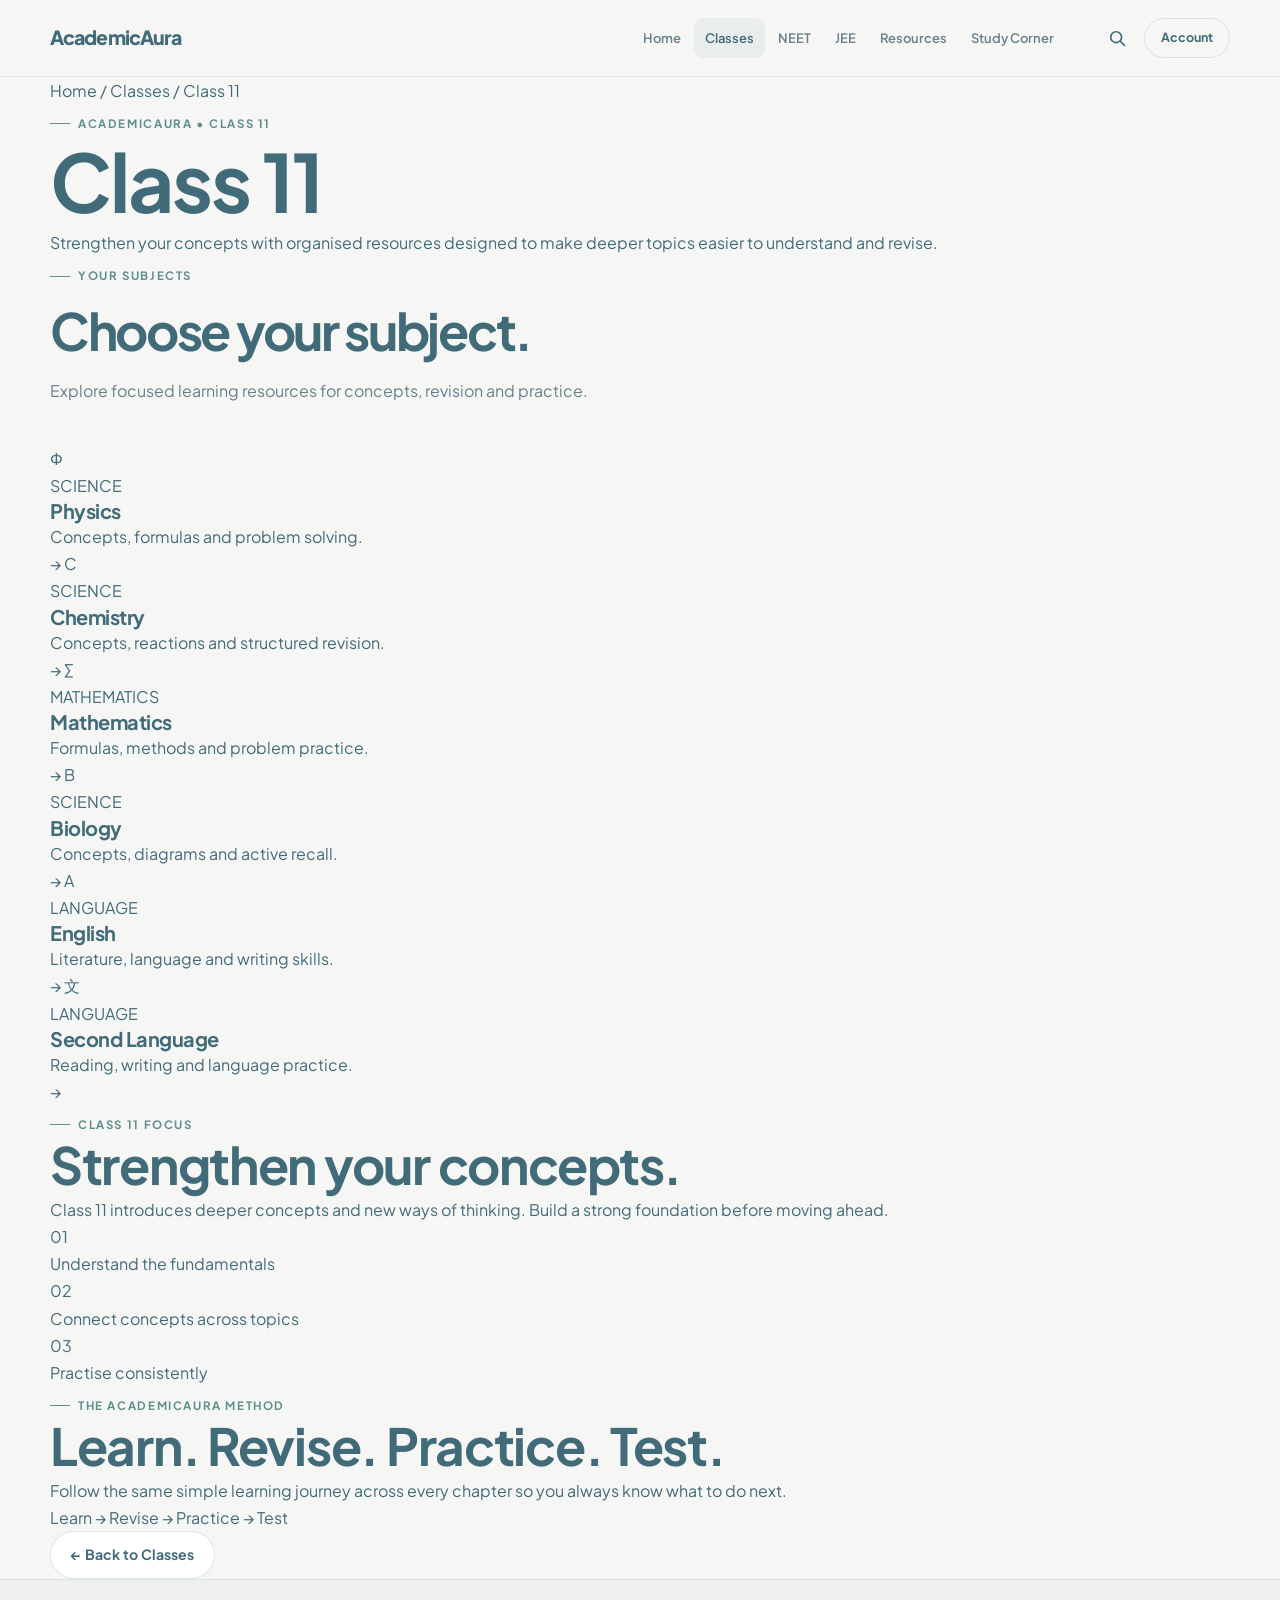
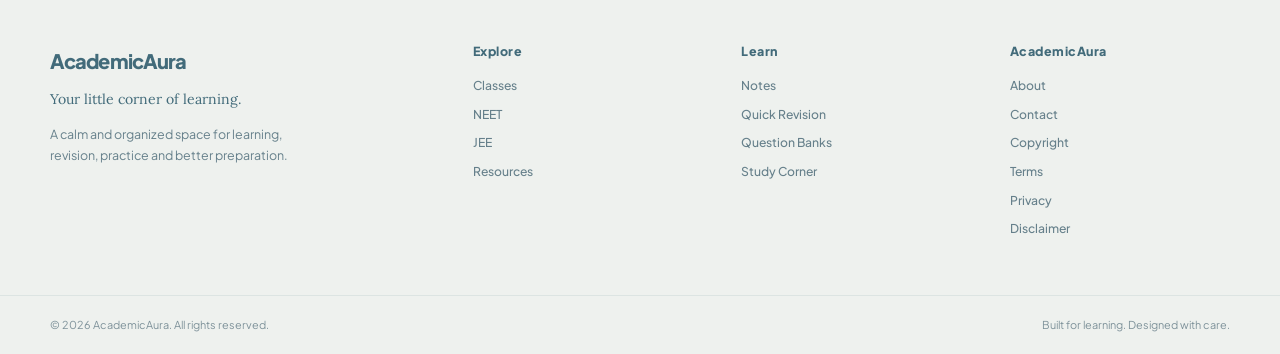
<file: class-11.html>
<!DOCTYPE html>
<html lang="en">

<head>

    <meta charset="UTF-8">

    <meta
        name="viewport"
        content="width=device-width, initial-scale=1.0"
    >

    <meta
        name="description"
        content="AcademicAura Class 11 — Organised learning resources, notes, revision and practice."
    >

    <meta
        name="theme-color"
        content="#F6F7F4"
    >

    <title>Class 11 — AcademicAura</title>


    <!-- ======================================================
         GOOGLE FONTS
         ====================================================== -->

    <link rel="preconnect" href="https://fonts.googleapis.com">

    <link
        rel="preconnect"
        href="https://fonts.gstatic.com"
        crossorigin
    >

    <link
        href="https://fonts.googleapis.com/css2?family=Lora:wght@400;500;600&family=Plus+Jakarta+Sans:wght@400;500;600;700;800&display=swap"
        rel="stylesheet"
    >

    <link
        href="https://fonts.googleapis.com/css2?family=STIX+Two+Math&display=swap"
        rel="stylesheet"
    >


    <!-- ======================================================
         MAIN STYLESHEET
         ====================================================== -->

    <link
        rel="stylesheet"
        href="css/style.css"
    >


    <!-- ======================================================
         MAIN JAVASCRIPT
         ====================================================== -->

    <script
        src="js/main.js"
        defer
    ></script>

</head>


<body>


<!-- ==========================================================
     SKIP LINK
     ========================================================== -->

<a
    class="skip-link"
    href="#main-content"
>
    Skip to main content
</a>


<!-- ==========================================================
     ACADEMICAURA HEADER
     ========================================================== -->

<header class="site-header">

    <div class="container header-inner">


        <!-- BRAND -->

        <a
            href="index.html"
            class="brand"
            aria-label="AcademicAura — Home"
        >

            <span class="brand-name">
                AcademicAura
            </span>

        </a>


        <!-- ==================================================
             DESKTOP NAVIGATION
             ================================================== -->

        <nav
            class="desktop-nav"
            aria-label="Primary navigation"
        >

            <a
                href="index.html"
                class="nav-link"
            >
                Home
            </a>

            <a
                href="classes.html"
                class="nav-link active"
                aria-current="page"
            >
                Classes
            </a>

            <a
                href="#"
                class="nav-link"
            >
                NEET
            </a>

            <a
                href="#"
                class="nav-link"
            >
                JEE
            </a>

            <a
                href="#"
                class="nav-link"
            >
                Resources
            </a>

            <a
                href="#"
                class="nav-link"
            >
                Study Corner
            </a>

        </nav>


        <!-- ==================================================
             HEADER ACTIONS
             ================================================== -->

        <div class="header-actions">


            <!-- Search -->

            <button
                class="icon-button search-button"
                type="button"
                aria-label="Search AcademicAura"
                title="Search"
            >

                <svg
                    class="search-icon"
                    viewBox="0 0 24 24"
                    aria-hidden="true"
                >

                    <circle
                        cx="11"
                        cy="11"
                        r="6.5"
                    ></circle>

                    <path
                        d="M16 16L21 21"
                    ></path>

                </svg>

            </button>


            <!-- Account -->

            <button
                class="account-button"
                type="button"
            >
                Account
            </button>


            <!-- Mobile Menu -->

            <button
                class="menu-button"
                type="button"
                aria-label="Open navigation menu"
                aria-expanded="false"
                aria-controls="mobile-menu"
            >

                <span></span>
                <span></span>
                <span></span>

            </button>

        </div>

    </div>


    <!-- ======================================================
         MOBILE NAVIGATION
         ====================================================== -->

    <nav
        id="mobile-menu"
        class="mobile-nav"
        aria-label="Mobile navigation"
        hidden
    >

        <div class="container mobile-nav-inner">


            <a
                href="index.html"
                class="mobile-nav-link"
            >

                <span>
                    Home
                </span>

                <span class="mobile-nav-arrow">
                    →
                </span>

            </a>


            <a
                href="classes.html"
                class="mobile-nav-link active"
                aria-current="page"
            >

                <span>
                    Classes
                </span>

                <span class="mobile-nav-arrow">
                    →
                </span>

            </a>


            <a
                href="#"
                class="mobile-nav-link"
            >

                <span>
                    NEET
                </span>

                <span class="mobile-nav-arrow">
                    →
                </span>

            </a>


            <a
                href="#"
                class="mobile-nav-link"
            >

                <span>
                    JEE
                </span>

                <span class="mobile-nav-arrow">
                    →
                </span>

            </a>


            <a
                href="#"
                class="mobile-nav-link"
            >

                <span>
                    Resources
                </span>

                <span class="mobile-nav-arrow">
                    →
                </span>

            </a>


            <a
                href="#"
                class="mobile-nav-link"
            >

                <span>
                    Study Corner
                </span>

                <span class="mobile-nav-arrow">
                    →
                </span>

            </a>


            <div class="mobile-account-area">

                <button
                    class="mobile-account-button"
                    type="button"
                >
                    Account
                </button>

            </div>

        </div>

    </nav>

</header>


<!-- ==========================================================
     MAIN CONTENT
     ========================================================== -->

<main id="main-content">


    <!-- ======================================================
         CLASS 11 HERO
         ====================================================== -->

    <section class="class-page-hero">

        <div class="container">


            <!-- Breadcrumb -->

            <nav
                class="class-breadcrumb"
                aria-label="Breadcrumb"
            >

                <a href="index.html">
                    Home
                </a>

                <span aria-hidden="true">
                    /
                </span>

                <a href="classes.html">
                    Classes
                </a>

                <span aria-hidden="true">
                    /
                </span>

                <span aria-current="page">
                    Class 11
                </span>

            </nav>


            <!-- Page Heading -->

            <div class="class-page-heading">

                <span class="eyebrow">
                    ACADEMICAURA • CLASS 11
                </span>

                <h1>
                    Class 11
                </h1>

                <p>
                    Strengthen your concepts with organised
                    resources designed to make deeper topics
                    easier to understand and revise.
                </p>

            </div>

        </div>

    </section>


    <!-- ======================================================
         SUBJECT SECTION
         ====================================================== -->

    <section class="class-subject-section">

        <div class="container">


            <div class="section-heading">

                <span class="eyebrow">
                    YOUR SUBJECTS
                </span>

                <h2>
                    Choose your subject.
                </h2>

                <p>
                    Explore focused learning resources for
                    concepts, revision and practice.
                </p>

            </div>


            <!-- ==================================================
                 SUBJECT GRID
                 ================================================== -->

            <div class="class-subject-grid">


                <!-- ==================================================
                     PHYSICS
                     ================================================== -->

                <a
                    href="#"
                    class="class-subject-card subject-card-sage"
                >

                    <span class="class-subject-icon">
                        Φ
                    </span>

                    <div>

                        <span class="class-subject-label">
                            SCIENCE
                        </span>

                        <h3>
                            Physics
                        </h3>

                        <p>
                            Concepts, formulas and problem
                            solving.
                        </p>

                    </div>

                    <span class="class-subject-arrow">
                        →
                    </span>

                </a>


                <!-- ==================================================
                     CHEMISTRY
                     ================================================== -->

                <a
                    href="#"
                    class="class-subject-card subject-card-lavender"
                >

                    <span class="class-subject-icon">
                        C
                    </span>

                    <div>

                        <span class="class-subject-label">
                            SCIENCE
                        </span>

                        <h3>
                            Chemistry
                        </h3>

                        <p>
                            Concepts, reactions and structured
                            revision.
                        </p>

                    </div>

                    <span class="class-subject-arrow">
                        →
                    </span>

                </a>


                <!-- ==================================================
                     MATHEMATICS
                     ================================================== -->

                <a
                    href="#"
                    class="class-subject-card subject-card-teal"
                >

                    <span class="class-subject-icon">
                        ∑
                    </span>

                    <div>

                        <span class="class-subject-label">
                            MATHEMATICS
                        </span>

                        <h3>
                            Mathematics
                        </h3>

                        <p>
                            Formulas, methods and problem
                            practice.
                        </p>

                    </div>

                    <span class="class-subject-arrow">
                        →
                    </span>

                </a>


                <!-- ==================================================
                     BIOLOGY
                     ================================================== -->

                <a
                    href="#"
                    class="class-subject-card subject-card-rose"
                >

                    <span class="class-subject-icon">
                        B
                    </span>

                    <div>

                        <span class="class-subject-label">
                            SCIENCE
                        </span>

                        <h3>
                            Biology
                        </h3>

                        <p>
                            Concepts, diagrams and active
                            recall.
                        </p>

                    </div>

                    <span class="class-subject-arrow">
                        →
                    </span>

                </a>


                <!-- ==================================================
                     ENGLISH
                     ================================================== -->

                <a
                    href="#"
                    class="class-subject-card subject-card-blue"
                >

                    <span class="class-subject-icon">
                        A
                    </span>

                    <div>

                        <span class="class-subject-label">
                            LANGUAGE
                        </span>

                        <h3>
                            English
                        </h3>

                        <p>
                            Literature, language and writing
                            skills.
                        </p>

                    </div>

                    <span class="class-subject-arrow">
                        →
                    </span>

                </a>


                <!-- ==================================================
                     SECOND LANGUAGE
                     ================================================== -->

                <a
                    href="#"
                    class="class-subject-card subject-card-lavender"
                >

                    <span class="class-subject-icon">
                        文
                    </span>

                    <div>

                        <span class="class-subject-label">
                            LANGUAGE
                        </span>

                        <h3>
                            Second Language
                        </h3>

                        <p>
                            Reading, writing and language
                            practice.
                        </p>

                    </div>

                    <span class="class-subject-arrow">
                        →
                    </span>

                </a>

            </div>

        </div>

    </section>


    <!-- ======================================================
         CLASS 11 FOCUS
         ====================================================== -->

    <section class="class-focus-section">

        <div class="container">

            <div class="class-focus-box">

                <div>

                    <span class="eyebrow">
                        CLASS 11 FOCUS
                    </span>

                    <h2>
                        Strengthen your concepts.
                    </h2>

                    <p>
                        Class 11 introduces deeper concepts
                        and new ways of thinking. Build a
                        strong foundation before moving ahead.
                    </p>

                </div>


                <div class="class-focus-points">


                    <div class="class-focus-point">

                        <span>
                            01
                        </span>

                        <p>
                            Understand the fundamentals
                        </p>

                    </div>


                    <div class="class-focus-point">

                        <span>
                            02
                        </span>

                        <p>
                            Connect concepts across topics
                        </p>

                    </div>


                    <div class="class-focus-point">

                        <span>
                            03
                        </span>

                        <p>
                            Practise consistently
                        </p>

                    </div>

                </div>

            </div>

        </div>

    </section>


    <!-- ======================================================
         ACADEMICAURA LEARNING METHOD
         ====================================================== -->

    <section class="class-learning-section">

        <div class="container">

            <div class="class-learning-box">


                <div>

                    <span class="eyebrow">
                        THE ACADEMICAURA METHOD
                    </span>

                    <h2>
                        Learn. Revise. Practice. Test.
                    </h2>

                    <p>
                        Follow the same simple learning journey
                        across every chapter so you always know
                        what to do next.
                    </p>

                </div>


                <!-- Learning Flow -->

                <div class="class-mini-flow">

                    <span>
                        Learn
                    </span>

                    <span aria-hidden="true">
                        →
                    </span>

                    <span>
                        Revise
                    </span>

                    <span aria-hidden="true">
                        →
                    </span>

                    <span>
                        Practice
                    </span>

                    <span aria-hidden="true">
                        →
                    </span>

                    <span>
                        Test
                    </span>

                </div>

            </div>

        </div>

    </section>


    <!-- ======================================================
         BACK TO CLASSES
         ====================================================== -->

    <section class="class-back-section">

        <div class="container">

            <a
                href="classes.html"
                class="button button-secondary"
            >
                ← Back to Classes
            </a>

        </div>

    </section>

</main>


<!-- ==========================================================
     FOOTER
     ========================================================== -->

<footer class="site-footer">

    <div class="container footer-main">


        <!-- ==================================================
             FOOTER BRAND
             ================================================== -->

        <div class="footer-brand">

            <a
                href="index.html"
                class="footer-logo"
                aria-label="AcademicAura — Home" 
              >           
                       AcademicAura
</a>

<p class="footer-tagline">
    Your little corner of
learning.
</p>

<p class="footer-description">
    A calm and organized space
for learning,
    revision, practice and
better preparation.
</p>

</div>

<!--
============================================================
=========
                        EXPLORE
============================================================
========= -->

<div class="footer-column">

    <h2 class="footer-heading">
        Explore
    </h2>

    <a href="classes.html">
        Classes
    </a>

    <a href="#">
        NEET
    </a>

    <a href="#">
        JEE
    </a>

    <a href="#">
        Resources
    </a>

</div>

<!--
============================================================
=========
                        LEARN
============================================================
========= -->

<div class="footer-column">

    <h2 class="footer-heading">
        Learn
    </h2>

    <a href="#">
        Notes
    </a>

    <a href="#">
        Quick Revision
    </a>

    <a href="#">
        Question Banks
    </a>

    <a href="#">
        Study Corner
    </a>

</div>

<!--
============================================================
=========
                        WEBSITE
============================================================
========= -->

<div class="footer-column">

    <h2 class="footer-heading">
        AcademicAura
    </h2>

    <a href="#">
        About
    </a>

    <a href="#">
        Contact
    </a>

    <a href="#">
        Copyright
    </a>

    <a href="#">
        Terms
    </a>

    <a href="#">
        Privacy
    </a>

    <a href="#">
        Disclaimer
    </a>

</div>

</div>

<!--
============================================================
=========
                    FOOTER BOTTOM
============================================================
========= -->

<div class="footer-bottom">

    <div class="container
footer-bottom-inner">

        <p>
            © 2026 AcademicAura. All
rights reserved.
        </p>

        <p>
            Built for learning.
Designed with care.
        </p>

    </div>

</div>

</footer>

</body>

</html>
</file>
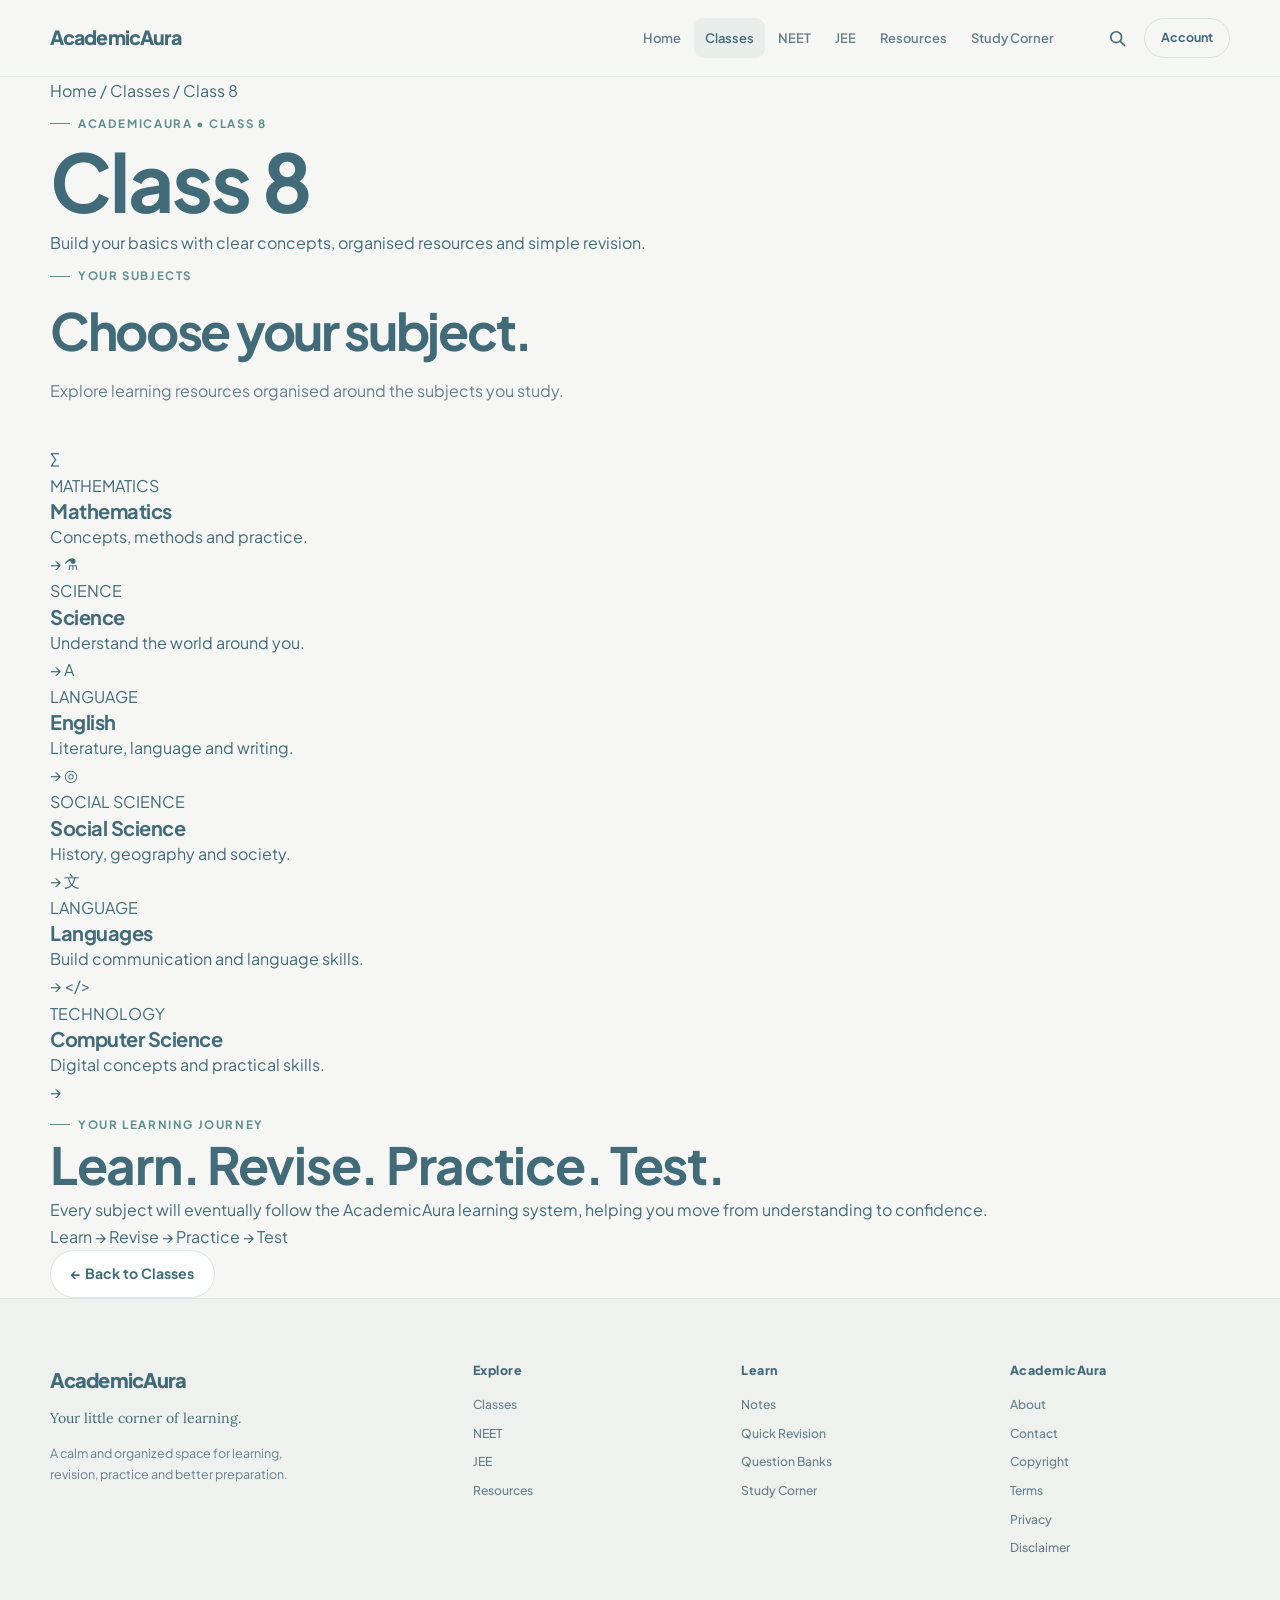
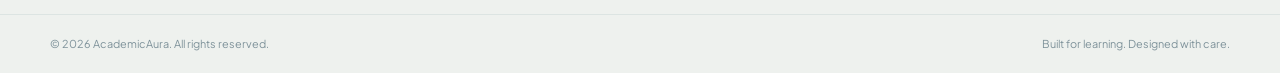
<file: class-8.html>
<!DOCTYPE html>
<html lang="en">

<head>

    <meta charset="UTF-8">

    <meta
        name="viewport"
        content="width=device-width, initial-scale=1.0"
    >

    <meta
        name="description"
        content="AcademicAura Class 8 — Organised learning resources, notes, revision and practice."
    >

    <meta
        name="theme-color"
        content="#F6F7F4"
    >

    <title>Class 8 — AcademicAura</title>


    <!-- Google Fonts -->

    <link rel="preconnect" href="https://fonts.googleapis.com">

    <link
        rel="preconnect"
        href="https://fonts.gstatic.com"
        crossorigin
    >

    <link
        href="https://fonts.googleapis.com/css2?family=Lora:wght@400;500;600&family=Plus+Jakarta+Sans:wght@400;500;600;700;800&display=swap"
        rel="stylesheet"
    >

    <link
        href="https://fonts.googleapis.com/css2?family=STIX+Two+Math&display=swap"
        rel="stylesheet"
    >


    <!-- Main CSS -->

    <link
        rel="stylesheet"
        href="css/style.css"
    >


    <!-- Main JavaScript -->

    <script
        src="js/main.js"
        defer
    ></script>

</head>


<body>


<!-- ==========================================================
     SKIP LINK
     ========================================================== -->

<a
    class="skip-link"
    href="#main-content"
>
    Skip to main content
</a>


<!-- ==========================================================
     HEADER
     ========================================================== -->

<header class="site-header">

    <div class="container header-inner">


        <!-- Brand -->

        <a
            href="index.html"
            class="brand"
            aria-label="AcademicAura — Home"
        >

            <span class="brand-name">
                AcademicAura
            </span>

        </a>


        <!-- Desktop Navigation -->

        <nav
            class="desktop-nav"
            aria-label="Primary navigation"
        >

            <a
                href="index.html"
                class="nav-link"
            >
                Home
            </a>

            <a
                href="classes.html"
                class="nav-link active"
                aria-current="page"
            >
                Classes
            </a>

            <a
                href="#"
                class="nav-link"
            >
                NEET
            </a>

            <a
                href="#"
                class="nav-link"
            >
                JEE
            </a>

            <a
                href="#"
                class="nav-link"
            >
                Resources
            </a>

            <a
                href="#"
                class="nav-link"
            >
                Study Corner
            </a>

        </nav>


        <!-- Header Actions -->

        <div class="header-actions">

            <button
                class="icon-button search-button"
                type="button"
                aria-label="Search AcademicAura"
                title="Search"
            >

                <svg
                    class="search-icon"
                    viewBox="0 0 24 24"
                    aria-hidden="true"
                >

                    <circle
                        cx="11"
                        cy="11"
                        r="6.5"
                    ></circle>

                    <path
                        d="M16 16L21 21"
                    ></path>

                </svg>

            </button>


            <button
                class="account-button"
                type="button"
            >
                Account
            </button>


            <!-- Mobile Menu -->

            <button
                class="menu-button"
                type="button"
                aria-label="Open navigation menu"
                aria-expanded="false"
                aria-controls="mobile-menu"
            >

                <span></span>
                <span></span>
                <span></span>

            </button>

        </div>

    </div>


    <!-- Mobile Navigation -->

    <nav
        id="mobile-menu"
        class="mobile-nav"
        aria-label="Mobile navigation"
        hidden
    >

        <div class="container mobile-nav-inner">

            <a
                href="index.html"
                class="mobile-nav-link"
            >
                <span>Home</span>
                <span class="mobile-nav-arrow">→</span>
            </a>


            <a
                href="classes.html"
                class="mobile-nav-link active"
                aria-current="page"
            >
                <span>Classes</span>
                <span class="mobile-nav-arrow">→</span>
            </a>


            <a
                href="#"
                class="mobile-nav-link"
            >
                <span>NEET</span>
                <span class="mobile-nav-arrow">→</span>
            </a>


            <a
                href="#"
                class="mobile-nav-link"
            >
                <span>JEE</span>
                <span class="mobile-nav-arrow">→</span>
            </a>


            <a
                href="#"
                class="mobile-nav-link"
            >
                <span>Resources</span>
                <span class="mobile-nav-arrow">→</span>
            </a>


            <a
                href="#"
                class="mobile-nav-link"
            >
                <span>Study Corner</span>
                <span class="mobile-nav-arrow">→</span>
            </a>


            <div class="mobile-account-area">

                <button
                    class="mobile-account-button"
                    type="button"
                >
                    Account
                </button>

            </div>

        </div>

    </nav>

</header>


<!-- ==========================================================
     MAIN
     ========================================================== -->

<main id="main-content">


    <!-- ======================================================
         BREADCRUMB
         ====================================================== -->

    <section class="class-page-hero">

        <div class="container">


            <nav
                class="class-breadcrumb"
                aria-label="Breadcrumb"
            >

                <a href="index.html">
                    Home
                </a>

                <span aria-hidden="true">
                    /
                </span>

                <a href="classes.html">
                    Classes
                </a>

                <span aria-hidden="true">
                    /
                </span>

                <span aria-current="page">
                    Class 8
                </span>

            </nav>


            <div class="class-page-heading">

                <span class="eyebrow">
                    ACADEMICAURA • CLASS 8
                </span>

                <h1>
                    Class 8
                </h1>

                <p>
                    Build your basics with clear concepts,
                    organised resources and simple revision.
                </p>

            </div>

        </div>

    </section>


    <!-- ======================================================
         SUBJECTS
         ====================================================== -->

    <section class="class-subject-section">

        <div class="container">


            <div class="section-heading">

                <span class="eyebrow">
                    YOUR SUBJECTS
                </span>

                <h2>
                    Choose your subject.
                </h2>

                <p>
                    Explore learning resources organised
                    around the subjects you study.
                </p>

            </div>


            <div class="class-subject-grid">


                <!-- Mathematics -->

                <a
                    href="#"
                    class="class-subject-card subject-card-teal"
                >

                    <span class="class-subject-icon">
                        ∑
                    </span>

                    <div>

                        <span class="class-subject-label">
                            MATHEMATICS
                        </span>

                        <h3>
                            Mathematics
                        </h3>

                        <p>
                            Concepts, methods and practice.
                        </p>

                    </div>

                    <span class="class-subject-arrow">
                        →
                    </span>

                </a>


                <!-- Science -->

                <a
                    href="#"
                    class="class-subject-card subject-card-sage"
                >

                    <span class="class-subject-icon">
                        ⚗
                    </span>

                    <div>

                        <span class="class-subject-label">
                            SCIENCE
                        </span>

                        <h3>
                            Science
                        </h3>

                        <p>
                            Understand the world around you.
                        </p>

                    </div>

                    <span class="class-subject-arrow">
                        →
                    </span>

                </a>


                <!-- English -->

                <a
                    href="#"
                    class="class-subject-card subject-card-blue"
                >

                    <span class="class-subject-icon">
                        A
                    </span>

                    <div>

                        <span class="class-subject-label">
                            LANGUAGE
                        </span>

                        <h3>
                            English
                        </h3>

                        <p>
                            Literature, language and writing.
                        </p>

                    </div>

                    <span class="class-subject-arrow">
                        →
                    </span>

                </a>


                <!-- Social Science -->

                <a
                    href="#"
                    class="class-subject-card subject-card-lavender"
                >

                    <span class="class-subject-icon">
                        ◎
                    </span>

                    <div>

                        <span class="class-subject-label">
                            SOCIAL SCIENCE
                        </span>

                        <h3>
                            Social Science
                        </h3>

                        <p>
                            History, geography and society.
                        </p>

                    </div>

                    <span class="class-subject-arrow">
                        →
                    </span>

                </a>


                <!-- Second Language -->

                <a
                    href="#"
                    class="class-subject-card subject-card-rose"
                >

                    <span class="class-subject-icon">
                        文
                    </span>

                    <div>

                        <span class="class-subject-label">
                            LANGUAGE
                        </span>

                        <h3>
                            Languages
                        </h3>

                        <p>
                            Build communication and language skills.
                        </p>

                    </div>

                    <span class="class-subject-arrow">
                        →
                    </span>

                </a>


                <!-- Computer Science -->

                <a
                    href="#"
                    class="class-subject-card subject-card-sage"
                >

                    <span class="class-subject-icon">
                        &lt;/&gt;
                    </span>

                    <div>

                        <span class="class-subject-label">
                            TECHNOLOGY
                        </span>

                        <h3>
                            Computer Science
                        </h3>

                        <p>
                            Digital concepts and practical skills.
                        </p>

                    </div>

                    <span class="class-subject-arrow">
                        →
                    </span>

                </a>

            </div>

        </div>

    </section>


    <!-- ======================================================
         LEARNING JOURNEY
         ====================================================== -->

    <section class="class-learning-section">

        <div class="container">

            <div class="class-learning-box">

                <div>

                    <span class="eyebrow">
                        YOUR LEARNING JOURNEY
                    </span>

                    <h2>
                        Learn. Revise. Practice. Test.
                    </h2>

                    <p>
                        Every subject will eventually follow
                        the AcademicAura learning system,
                        helping you move from understanding
                        to confidence.
                    </p>

                </div>


                <div class="class-mini-flow">

                    <span>
                        Learn
                    </span>

                    <span>
                        →
                    </span>

                    <span>
                        Revise
                    </span>

                    <span>
                        →
                    </span>

                    <span>
                        Practice
                    </span>

                    <span>
                        →
                    </span>

                    <span>
                        Test
                    </span>

                </div>

            </div>

        </div>

    </section>


    <!-- ======================================================
         BACK TO CLASSES
         ====================================================== -->

    <section class="class-back-section">

        <div class="container">

            <a
                href="classes.html"
                class="button button-secondary"
            >
                ← Back to Classes
            </a>

        </div>

    </section>

</main>


<!-- ==========================================================
     FOOTER
     ========================================================== -->

<footer class="site-footer">

    <div class="container footer-main">


        <div class="footer-brand">

            <a
                href="index.html"
                class="footer-logo"
            >
                AcademicAura
            </a>

            <p class="footer-tagline">
                Your little corner of learning.
            </p>

            <p class="footer-description">
                A calm and organized space for learning,
                revision, practice and better preparation.
            </p>

        </div>


        <div class="footer-column">

            <h2 class="footer-heading">
                Explore
            </h2>

            <a href="classes.html">
                Classes
            </a>

            <a href="#">
                NEET
            </a>

            <a href="#">
                JEE
            </a>

            <a href="#">
                Resources
            </a>

        </div>


        <div class="footer-column">

            <h2 class="footer-heading">
                Learn
            </h2>

            <a href="#">
                Notes
            </a>

            <a href="#">
                Quick Revision
            </a>

            <a href="#">
                Question Banks
            </a>

            <a href="#">
                Study Corner
            </a>

        </div>


        <div class="footer-column">

            <h2 class="footer-heading">
                AcademicAura
            </h2>

            <a href="#">
                About
            </a>

            <a href="#">
                Contact
            </a>

            <a href="#">
                Copyright
            </a>

            <a href="#">
                Terms
            </a>

            <a href="#">
                Privacy
            </a>

            <a href="#">
                Disclaimer
            </a>

        </div>

    </div>


    <div class="footer-bottom">

        <div class="container footer-bottom-inner">

            <p>
                © 2026 AcademicAura. All rights reserved.
            </p>

            <p>
                Built for learning. Designed with care.
            </p>

        </div>

    </div>

</footer>


</body>

      </html>
</file>
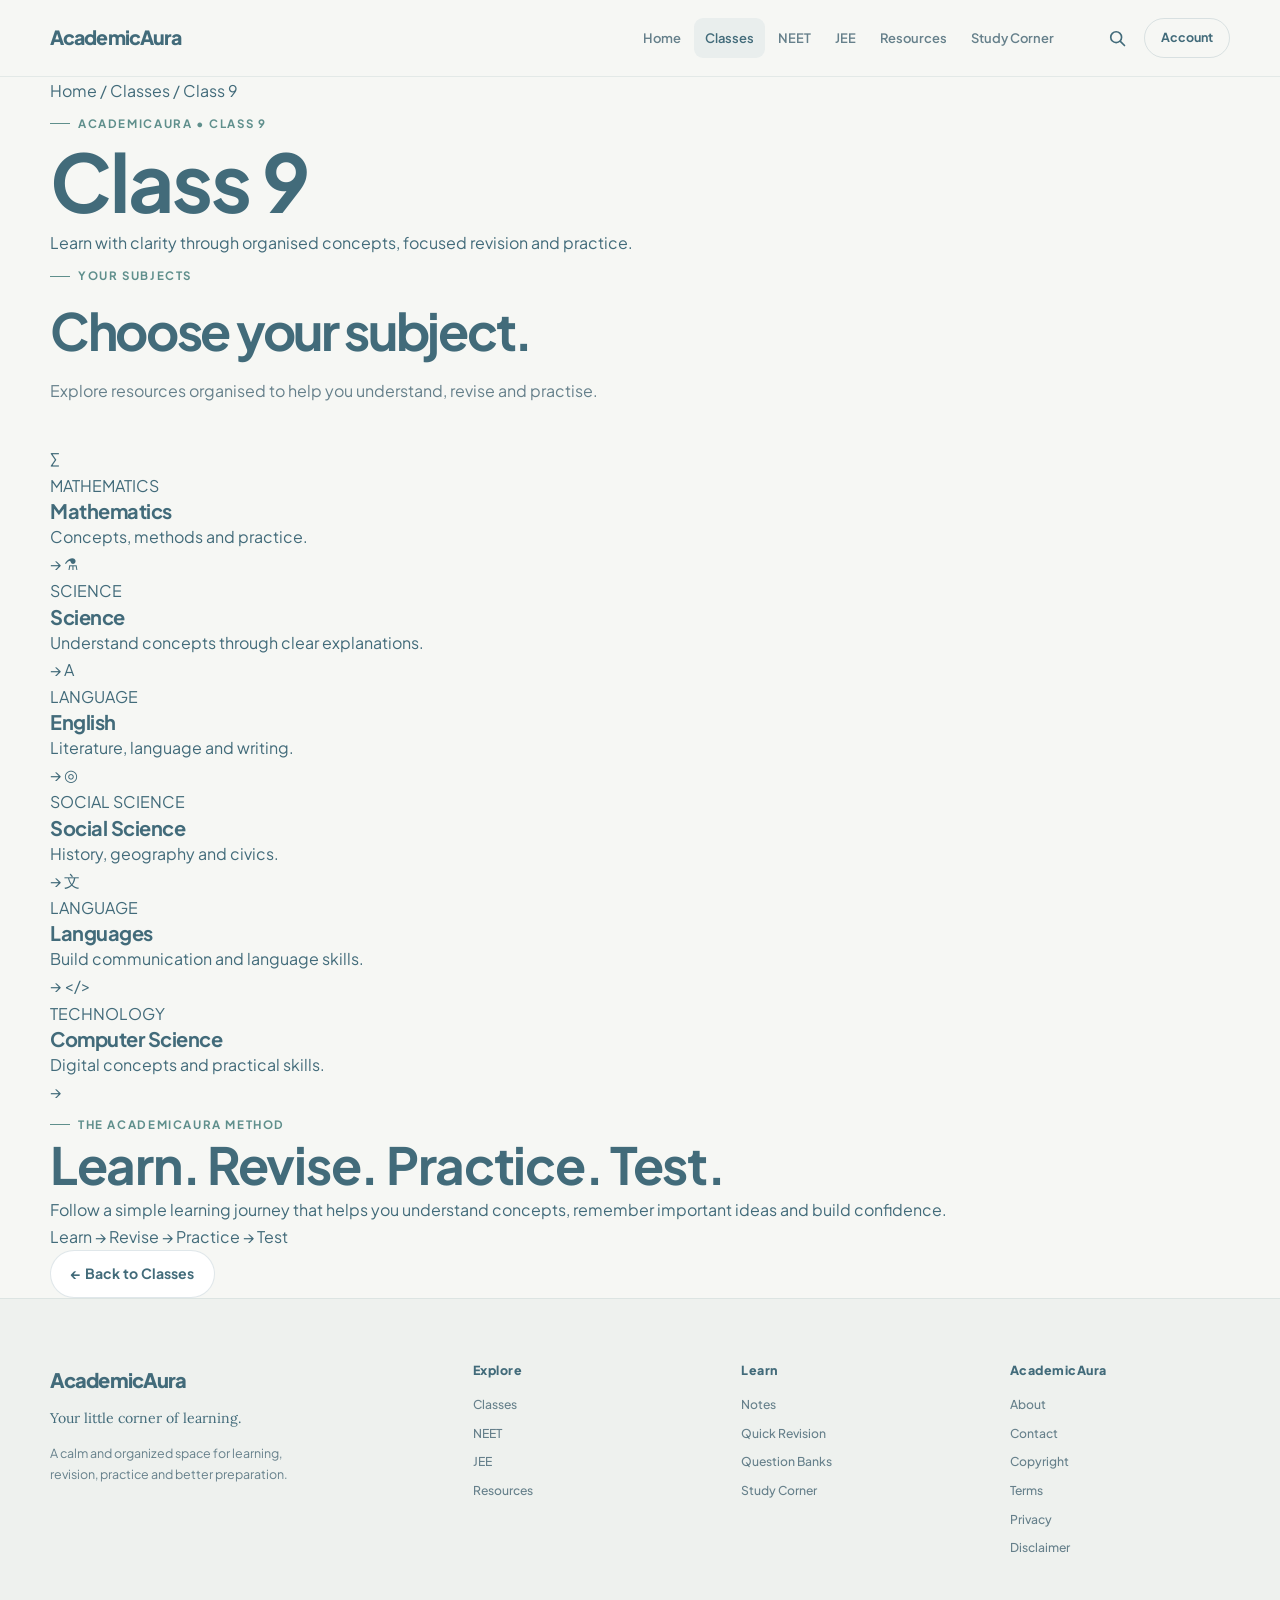
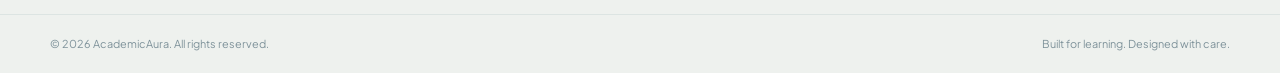
<file: class-9.html>
<!DOCTYPE html>
<html lang="en">

<head>

    <meta charset="UTF-8">

    <meta
        name="viewport"
        content="width=device-width, initial-scale=1.0"
    >

    <meta
        name="description"
        content="AcademicAura Class 9 — Organised learning resources, notes, revision and practice."
    >

    <meta
        name="theme-color"
        content="#F6F7F4"
    >

    <title>Class 9 — AcademicAura</title>


    <!-- ======================================================
         GOOGLE FONTS
         ====================================================== -->

    <link rel="preconnect" href="https://fonts.googleapis.com">

    <link
        rel="preconnect"
        href="https://fonts.gstatic.com"
        crossorigin
    >

    <link
        href="https://fonts.googleapis.com/css2?family=Lora:wght@400;500;600&family=Plus+Jakarta+Sans:wght@400;500;600;700;800&display=swap"
        rel="stylesheet"
    >

    <link
        href="https://fonts.googleapis.com/css2?family=STIX+Two+Math&display=swap"
        rel="stylesheet"
    >


    <!-- ======================================================
         MAIN STYLESHEET
         ====================================================== -->

    <link
        rel="stylesheet"
        href="css/style.css"
    >


    <!-- ======================================================
         MAIN JAVASCRIPT
         ====================================================== -->

    <script
        src="js/main.js"
        defer
    ></script>

</head>


<body>


<!-- ==========================================================
     SKIP LINK
     ========================================================== -->

<a
    class="skip-link"
    href="#main-content"
>
    Skip to main content
</a>


<!-- ==========================================================
     ACADEMICAURA HEADER
     ========================================================== -->

<header class="site-header">

    <div class="container header-inner">


        <!-- ==================================================
             BRAND
             ================================================== -->

        <a
            href="index.html"
            class="brand"
            aria-label="AcademicAura — Home"
        >

            <span class="brand-name">
                AcademicAura
            </span>

        </a>


        <!-- ==================================================
             DESKTOP NAVIGATION
             ================================================== -->

        <nav
            class="desktop-nav"
            aria-label="Primary navigation"
        >

            <a
                href="index.html"
                class="nav-link"
            >
                Home
            </a>

            <a
                href="classes.html"
                class="nav-link active"
                aria-current="page"
            >
                Classes
            </a>

            <a
                href="#"
                class="nav-link"
            >
                NEET
            </a>

            <a
                href="#"
                class="nav-link"
            >
                JEE
            </a>

            <a
                href="#"
                class="nav-link"
            >
                Resources
            </a>

            <a
                href="#"
                class="nav-link"
            >
                Study Corner
            </a>

        </nav>


        <!-- ==================================================
             HEADER ACTIONS
             ================================================== -->

        <div class="header-actions">


            <!-- Search -->

            <button
                class="icon-button search-button"
                type="button"
                aria-label="Search AcademicAura"
                title="Search"
            >

                <svg
                    class="search-icon"
                    viewBox="0 0 24 24"
                    aria-hidden="true"
                >

                    <circle
                        cx="11"
                        cy="11"
                        r="6.5"
                    ></circle>

                    <path
                        d="M16 16L21 21"
                    ></path>

                </svg>

            </button>


            <!-- Account -->

            <button
                class="account-button"
                type="button"
            >
                Account
            </button>


            <!-- Mobile Menu -->

            <button
                class="menu-button"
                type="button"
                aria-label="Open navigation menu"
                aria-expanded="false"
                aria-controls="mobile-menu"
            >

                <span></span>
                <span></span>
                <span></span>

            </button>

        </div>

    </div>


    <!-- ======================================================
         MOBILE NAVIGATION
         ====================================================== -->

    <nav
        id="mobile-menu"
        class="mobile-nav"
        aria-label="Mobile navigation"
        hidden
    >

        <div class="container mobile-nav-inner">


            <a
                href="index.html"
                class="mobile-nav-link"
            >

                <span>
                    Home
                </span>

                <span class="mobile-nav-arrow">
                    →
                </span>

            </a>


            <a
                href="classes.html"
                class="mobile-nav-link active"
                aria-current="page"
            >

                <span>
                    Classes
                </span>

                <span class="mobile-nav-arrow">
                    →
                </span>

            </a>


            <a
                href="#"
                class="mobile-nav-link"
            >

                <span>
                    NEET
                </span>

                <span class="mobile-nav-arrow">
                    →
                </span>

            </a>


            <a
                href="#"
                class="mobile-nav-link"
            >

                <span>
                    JEE
                </span>

                <span class="mobile-nav-arrow">
                    →
                </span>

            </a>


            <a
                href="#"
                class="mobile-nav-link"
            >

                <span>
                    Resources
                </span>

                <span class="mobile-nav-arrow">
                    →
                </span>

            </a>


            <a
                href="#"
                class="mobile-nav-link"
            >

                <span>
                    Study Corner
                </span>

                <span class="mobile-nav-arrow">
                    →
                </span>

            </a>


            <div class="mobile-account-area">

                <button
                    class="mobile-account-button"
                    type="button"
                >
                    Account
                </button>

            </div>

        </div>

    </nav>

</header>


<!-- ==========================================================
     MAIN CONTENT
     ========================================================== -->

<main id="main-content">


    <!-- ======================================================
         CLASS 9 HERO
         ====================================================== -->

    <section class="class-page-hero">

        <div class="container">


            <!-- Breadcrumb -->

            <nav
                class="class-breadcrumb"
                aria-label="Breadcrumb"
            >

                <a href="index.html">
                    Home
                </a>

                <span aria-hidden="true">
                    /
                </span>

                <a href="classes.html">
                    Classes
                </a>

                <span aria-hidden="true">
                    /
                </span>

                <span aria-current="page">
                    Class 9
                </span>

            </nav>


            <!-- Page heading -->

            <div class="class-page-heading">

                <span class="eyebrow">
                    ACADEMICAURA • CLASS 9
                </span>

                <h1>
                    Class 9
                </h1>

                <p>
                    Learn with clarity through organised
                    concepts, focused revision and practice.
                </p>

            </div>

        </div>

    </section>


    <!-- ======================================================
         SUBJECT SECTION
         ====================================================== -->

    <section class="class-subject-section">

        <div class="container">


            <div class="section-heading">

                <span class="eyebrow">
                    YOUR SUBJECTS
                </span>

                <h2>
                    Choose your subject.
                </h2>

                <p>
                    Explore resources organised to help you
                    understand, revise and practise.
                </p>

            </div>


            <!-- ==================================================
                 SUBJECT GRID
                 ================================================== -->

            <div class="class-subject-grid">


                <!-- ==================================================
                     MATHEMATICS
                     ================================================== -->

                <a
                    href="#"
                    class="class-subject-card subject-card-teal"
                >

                    <span class="class-subject-icon">
                        ∑
                    </span>

                    <div>

                        <span class="class-subject-label">
                            MATHEMATICS
                        </span>

                        <h3>
                            Mathematics
                        </h3>

                        <p>
                            Concepts, methods and practice.
                        </p>

                    </div>

                    <span class="class-subject-arrow">
                        →
                    </span>

                </a>


                <!-- ==================================================
                     SCIENCE
                     ================================================== -->

                <a
                    href="#"
                    class="class-subject-card subject-card-sage"
                >

                    <span class="class-subject-icon">
                        ⚗
                    </span>

                    <div>

                        <span class="class-subject-label">
                            SCIENCE
                        </span>

                        <h3>
                            Science
                        </h3>

                        <p>
                            Understand concepts through
                            clear explanations.
                        </p>

                    </div>

                    <span class="class-subject-arrow">
                        →
                    </span>

                </a>


                <!-- ==================================================
                     ENGLISH
                     ================================================== -->

                <a
                    href="#"
                    class="class-subject-card subject-card-blue"
                >

                    <span class="class-subject-icon">
                        A
                    </span>

                    <div>

                        <span class="class-subject-label">
                            LANGUAGE
                        </span>

                        <h3>
                            English
                        </h3>

                        <p>
                            Literature, language and writing.
                        </p>

                    </div>

                    <span class="class-subject-arrow">
                        →
                    </span>

                </a>


                <!-- ==================================================
                     SOCIAL SCIENCE
                     ================================================== -->

                <a
                    href="#"
                    class="class-subject-card subject-card-lavender"
                >

                    <span class="class-subject-icon">
                        ◎
                    </span>

                    <div>

                        <span class="class-subject-label">
                            SOCIAL SCIENCE
                        </span>

                        <h3>
                            Social Science
                        </h3>

                        <p>
                            History, geography and civics.
                        </p>

                    </div>

                    <span class="class-subject-arrow">
                        →
                    </span>

                </a>


                <!-- ==================================================
                     LANGUAGES
                     ================================================== -->

                <a
                    href="#"
                    class="class-subject-card subject-card-rose"
                >

                    <span class="class-subject-icon">
                        文
                    </span>

                    <div>

                        <span class="class-subject-label">
                            LANGUAGE
                        </span>

                        <h3>
                            Languages
                        </h3>

                        <p>
                            Build communication and
                            language skills.
                        </p>

                    </div>

                    <span class="class-subject-arrow">
                        →
                    </span>

                </a>


                <!-- ==================================================
                     COMPUTER SCIENCE
                     ================================================== -->

                <a
                    href="#"
                    class="class-subject-card subject-card-sage"
                >

                    <span class="class-subject-icon">
                        &lt;/&gt;
                    </span>

                    <div>

                        <span class="class-subject-label">
                            TECHNOLOGY
                        </span>

                        <h3>
                            Computer Science
                        </h3>

                        <p>
                            Digital concepts and practical skills.
                        </p>

                    </div>

                    <span class="class-subject-arrow">
                        →
                    </span>

                </a>

            </div>

        </div>

    </section>


    <!-- ======================================================
         ACADEMICAURA LEARNING METHOD
         ====================================================== -->

    <section class="class-learning-section">

        <div class="container">

            <div class="class-learning-box">


                <div>

                    <span class="eyebrow">
                        THE ACADEMICAURA METHOD
                    </span>

                    <h2>
                        Learn. Revise. Practice. Test.
                    </h2>

                    <p>
                        Follow a simple learning journey that
                        helps you understand concepts, remember
                        important ideas and build confidence.
                    </p>

                </div>


                <!-- Learning Flow -->

                <div class="class-mini-flow">

                    <span>
                        Learn
                    </span>

                    <span aria-hidden="true">
                        →
                    </span>

                    <span>
                        Revise
                    </span>

                    <span aria-hidden="true">
                        →
                    </span>

                    <span>
                        Practice
                    </span>

                    <span aria-hidden="true">
                        →
                    </span>

                    <span>
                        Test
                    </span>

                </div>

            </div>

        </div>

    </section>


    <!-- ======================================================
         BACK TO CLASSES
         ====================================================== -->

    <section class="class-back-section">

        <div class="container">

            <a
                href="classes.html"
                class="button button-secondary"
            >
                ← Back to Classes
            </a>

        </div>

    </section>

</main>


<!-- ==========================================================
     FOOTER
     ========================================================== -->

<footer class="site-footer">

    <div class="container footer-main">


        <!-- ==================================================
             FOOTER BRAND
             ================================================== -->

        <div class="footer-brand">

            <a
                href="index.html"
                class="footer-logo"
                aria-label="AcademicAura — Home"
            >
                AcademicAura
            </a>

            <p class="footer-tagline">
                Your little corner of learning.
            </p>

            <p class="footer-description">
                A calm and organized space for learning,
                revision, practice and better preparation.
            </p>

        </div>


        <!-- ==================================================
             EXPLORE
             ================================================== -->

        <div class="footer-column">

            <h2 class="footer-heading">
                Explore
            </h2>

            <a href="classes.html">
                Classes
            </a>

            <a href="#">
                NEET
            </a>

            <a href="#">
                JEE
            </a>

            <a href="#">
                Resources
            </a>

        </div>


        <!-- ==================================================
             LEARN
             ================================================== -->

        <div class="footer-column">

            <h2 class="footer-heading">
                Learn
            </h2>

            <a href="#">
                Notes
            </a>

            <a href="#">
                Quick Revision
            </a>

            <a href="#">
                Question Banks
            </a>

            <a href="#">
                Study Corner
            </a>

        </div>


        <!-- ==================================================
             WEBSITE
             ================================================== -->

        <div class="footer-column">

            <h2 class="footer-heading">
                AcademicAura
            </h2>
            <a href="#">
        About
    </a>

    <a href="#">
        Contact
    </a>

    <a href="#">
        Copyright
    </a>

    <a href="#">
        Terms
    </a>

    <a href="#">
        Privacy
    </a>

    <a href="#">
        Disclaimer
    </a>

</div>

</div>

<!--
=============================================================================
             FOOTER BOTTOM
============================================================================= -->

<div class="footer-bottom">

    <div class="container
footer-bottom-inner">

        <p>
            &copy; 2026 AcademicAura. All
rights reserved.
        </p>

        <p>
            Built for learning.
Designed with care.
        </p>

    </div>

</div>

</footer>

</body>

</html>
</file>
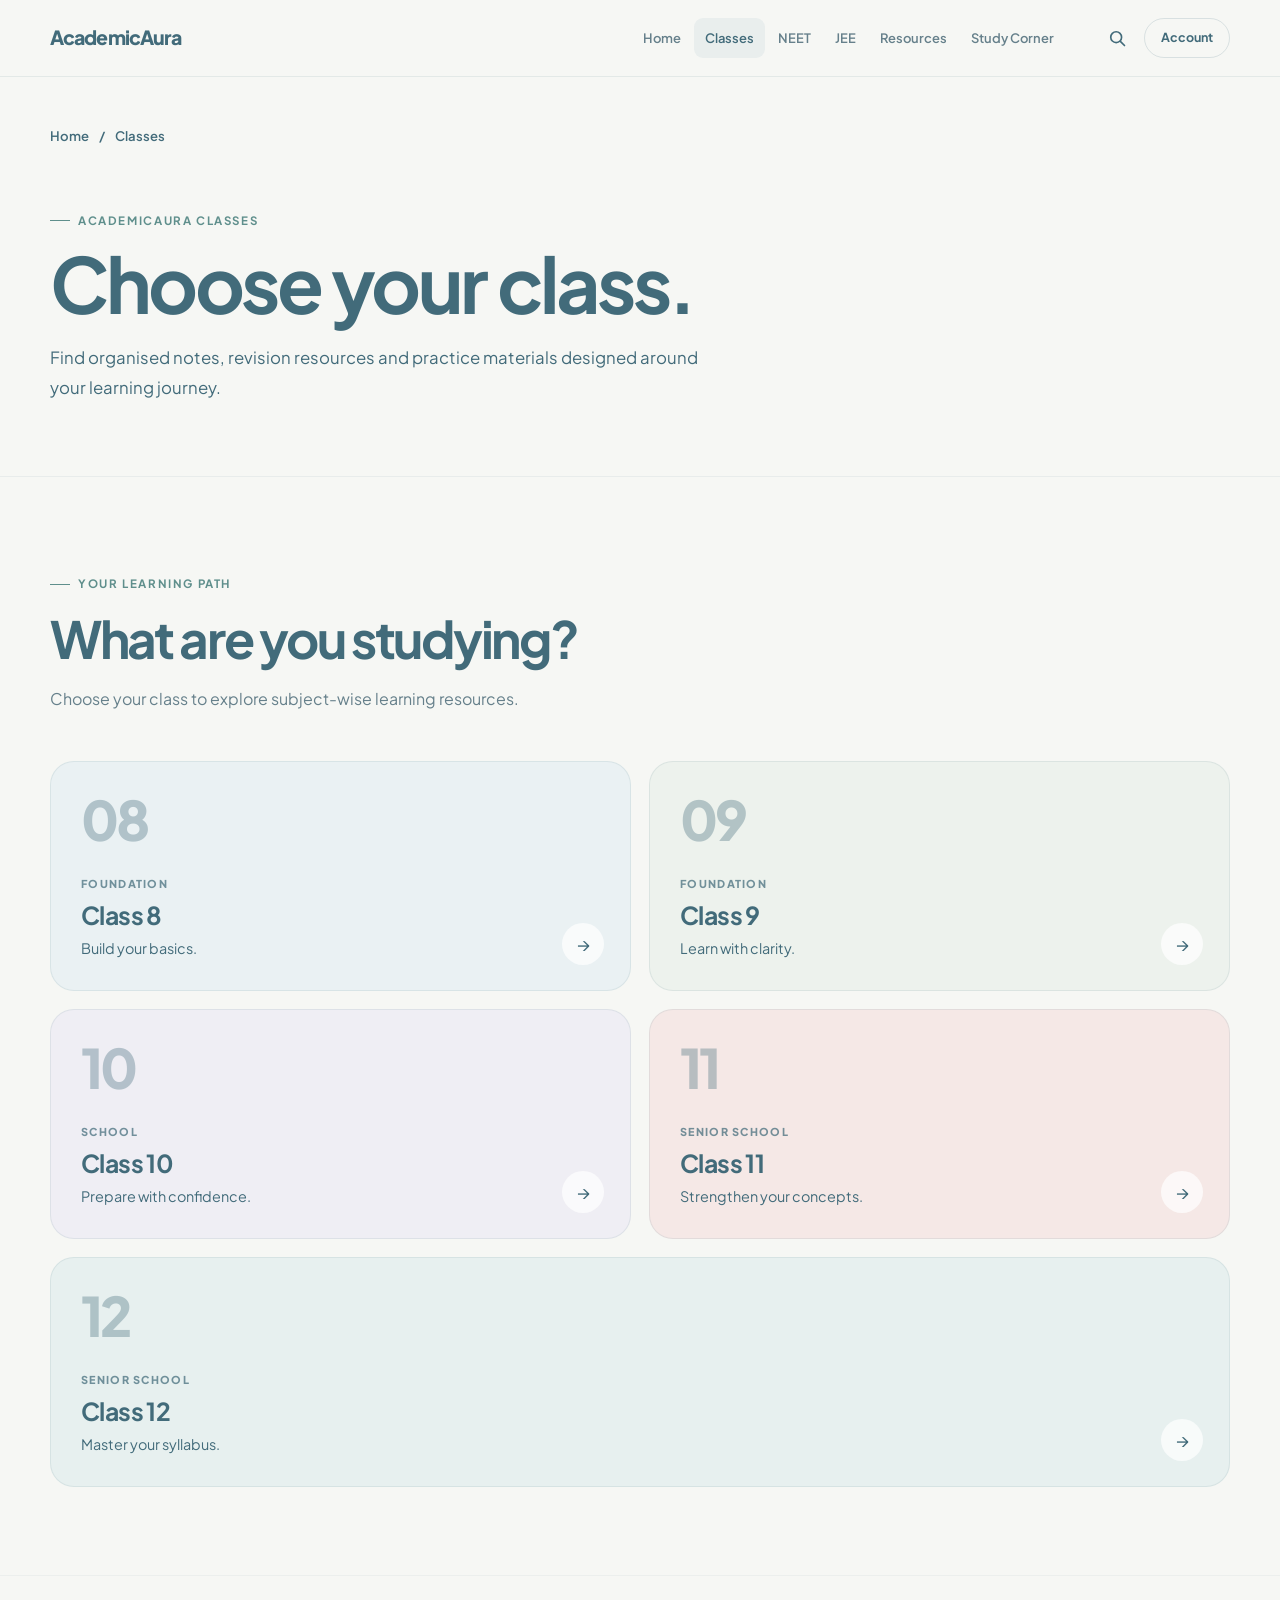
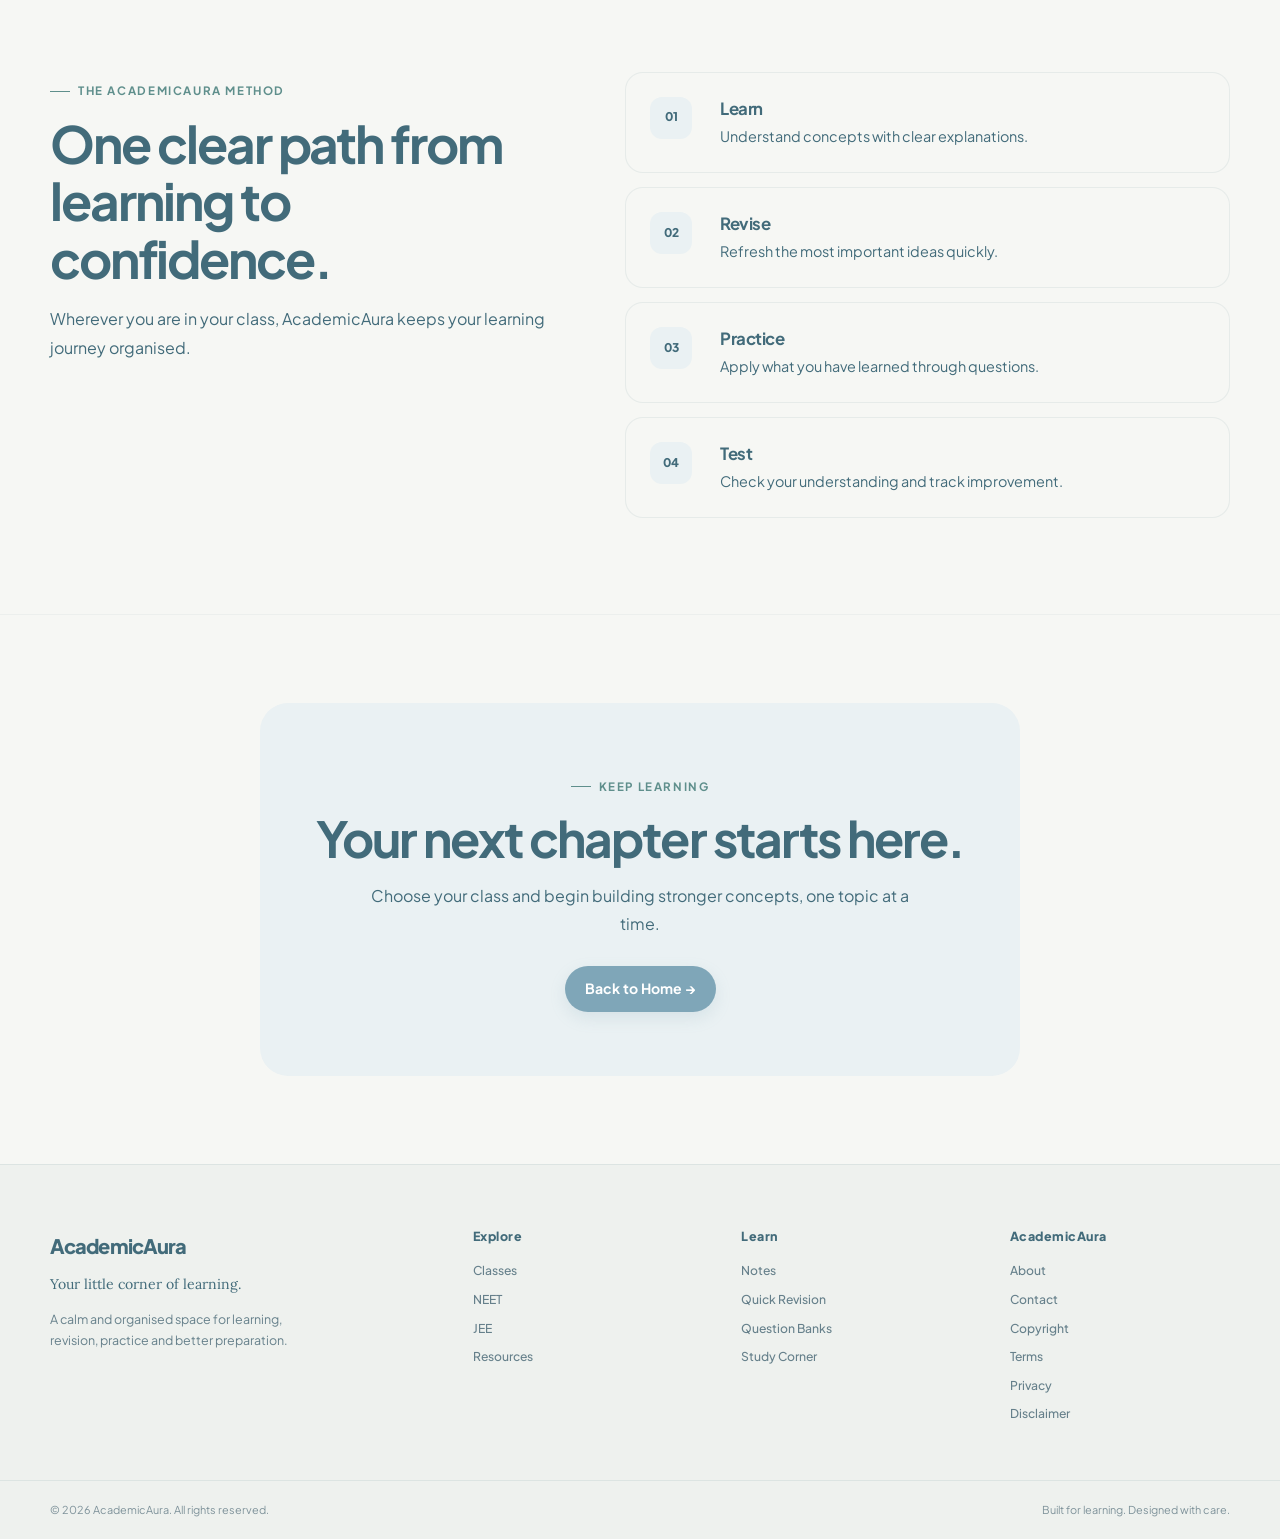
<file: classes.html>
<!DOCTYPE html>
<html lang="en">

<head>

    <meta charset="UTF-8">

    <meta
        name="viewport"
        content="width=device-width, initial-scale=1.0"
    >

    <meta
        name="description"
        content="Explore AcademicAura classes from Class 8 to Class 12. Find organised study resources, notes, revision materials and practice resources."
    >

    <meta
        name="theme-color"
        content="#F6F7F4"
    >

    <link
        rel="canonical"
        href="https://www.academicauraa.com/classes.html"
    >

    <title>
        Classes — AcademicAura
    </title>


    <!-- ======================================================
         GOOGLE FONTS
         ====================================================== -->

    <link rel="preconnect" href="https://fonts.googleapis.com">

    <link
        rel="preconnect"
        href="https://fonts.gstatic.com"
        crossorigin
    >

    <link
        href="https://fonts.googleapis.com/css2?family=Lora:wght@400;500;600&family=Plus+Jakarta+Sans:wght@400;500;600;700;800&display=swap"
        rel="stylesheet"
    >

    <link
        href="https://fonts.googleapis.com/css2?family=STIX+Two+Math&display=swap"
        rel="stylesheet"
    >


    <!-- ======================================================
         MAIN STYLESHEET
         ====================================================== -->

    <link
        rel="stylesheet"
        href="css/style.css"
    >

    <!-- Main JavaScript -->

    <script
        src="js/main.js"
        defer
    ></script>

</head>


<body>


<!-- ==========================================================
     SKIP LINK
     ========================================================== -->

<a
    class="skip-link"
    href="#main-content"
>
    Skip to main content
</a>



<!-- ==========================================================
     HEADER
     ========================================================== -->

<header class="site-header">

    <div class="container header-inner">


        <!-- BRAND -->

        <a
            href="index.html"
            class="brand"
            aria-label="AcademicAura — Home"
        >

            <span class="brand-name">
                AcademicAura
            </span>

        </a>



        <!-- DESKTOP NAVIGATION -->

        <nav
            class="desktop-nav"
            aria-label="Primary navigation"
        >

            <a
                href="index.html"
                class="nav-link"
            >
                Home
            </a>

            <a
                href="classes.html"
                class="nav-link active"
                aria-current="page"
            >
                Classes
            </a>

            <a
                href="#"
                class="nav-link"
            >
                NEET
            </a>

            <a
                href="#"
                class="nav-link"
            >
                JEE
            </a>

            <a
                href="#"
                class="nav-link"
            >
                Resources
            </a>

            <a
                href="#"
                class="nav-link"
            >
                Study Corner
            </a>

        </nav>



        <!-- HEADER ACTIONS -->

        <div class="header-actions">


            <!-- SEARCH -->

            <button
                class="icon-button search-button"
                type="button"
                aria-label="Search AcademicAura"
                title="Search"
            >

                <svg
                    class="search-icon"
                    viewBox="0 0 24 24"
                    aria-hidden="true"
                >

                    <circle
                        cx="11"
                        cy="11"
                        r="6.5"
                    ></circle>

                    <path
                        d="M16 16L21 21"
                    ></path>

                </svg>

            </button>



            <!-- ACCOUNT -->

            <button
                class="account-button"
                type="button"
            >
                Account
            </button>



            <!-- MOBILE MENU -->

            <button
                class="menu-button"
                type="button"
                aria-label="Open navigation menu"
                aria-expanded="false"
                aria-controls="mobile-menu"
            >

                <span></span>
                <span></span>
                <span></span>

            </button>

        </div>

    </div>



    <!-- ======================================================
         MOBILE NAVIGATION
         ====================================================== -->

    <nav
        id="mobile-menu"
        class="mobile-nav"
        aria-label="Mobile navigation"
        hidden
    >

        <div class="container mobile-nav-inner">


            <a
                href="index.html"
                class="mobile-nav-link"
            >

                <span>
                    Home
                </span>

                <span class="mobile-nav-arrow">
                    →
                </span>

            </a>


            <a
                href="classes.html"
                class="mobile-nav-link active"
                aria-current="page"
            >

                <span>
                    Classes
                </span>

                <span class="mobile-nav-arrow">
                    →
                </span>

            </a>


            <a
                href="#"
                class="mobile-nav-link"
            >

                <span>
                    NEET
                </span>

                <span class="mobile-nav-arrow">
                    →
                </span>

            </a>


            <a
                href="#"
                class="mobile-nav-link"
            >

                <span>
                    JEE
                </span>

                <span class="mobile-nav-arrow">
                    →
                </span>

            </a>


            <a
                href="#"
                class="mobile-nav-link"
            >

                <span>
                    Resources
                </span>

                <span class="mobile-nav-arrow">
                    →
                </span>

            </a>


            <a
                href="#"
                class="mobile-nav-link"
            >

                <span>
                    Study Corner
                </span>

                <span class="mobile-nav-arrow">
                    →
                </span>

            </a>


            <div class="mobile-account-area">

                <button
                    class="mobile-account-button"
                    type="button"
                >
                    Account
                </button>

            </div>

        </div>

    </nav>

</header>



<!-- ==========================================================
     MAIN
     ========================================================== -->

<main id="main-content">


    <!-- ======================================================
         CLASSES HERO
         ====================================================== -->

    <section class="classes-hero">

        <div class="container">

            <div class="classes-breadcrumb">

                <a href="index.html">
                    Home
                </a>

                <span aria-hidden="true">
                    /
                </span>

                <span>
                    Classes
                </span>

            </div>


            <div class="classes-hero-content">

                <span class="eyebrow">
                    ACADEMICAURA CLASSES
                </span>

                <h1>
                    Choose your class.
                </h1>

                <p>
                    Find organised notes, revision resources
                    and practice materials designed around
                    your learning journey.
                </p>

            </div>

        </div>

    </section>



    <!-- ======================================================
         CLASS SELECTION
         ====================================================== -->

    <section class="class-selection-section">

        <div class="container">


            <div class="section-heading">

                <span class="eyebrow">
                    YOUR LEARNING PATH
                </span>

                <h2>
                    What are you studying?
                </h2>

                <p>
                    Choose your class to explore
                    subject-wise learning resources.
                </p>

            </div>



            <!-- CLASS GRID -->

            <div class="class-grid">


                <!-- CLASS 8 -->

                <a
                    href="classes/class-8.html"
                    class="class-card class-card-blue"
                >

                    <div class="class-card-number">
                        08
                    </div>

                    <div class="class-card-content">

                        <span class="class-card-label">
                            FOUNDATION
                        </span>

                        <h3>
                            Class 8
                        </h3>

                        <p>
                            Build your basics.
                        </p>

                    </div>

                    <span
                        class="class-card-arrow"
                        aria-hidden="true"
                    >
                        →
                    </span>

                </a>



                <!-- CLASS 9 -->

                <a
                    href="classes/class-9.html"
                    class="class-card class-card-sage"
                >

                    <div class="class-card-number">
                        09
                    </div>

                    <div class="class-card-content">

                        <span class="class-card-label">
                            FOUNDATION
                        </span>

                        <h3>
                            Class 9
                        </h3>

                        <p>
                            Learn with clarity.
                        </p>

                    </div>

                    <span
                        class="class-card-arrow"
                        aria-hidden="true"
                    >
                        →
                    </span>

                </a>



                <!-- CLASS 10 -->

                <a
                    href="classes/class-10.html"
                    class="class-card class-card-lavender"
                >

                    <div class="class-card-number">
                        10
                    </div>

                    <div class="class-card-content">

                        <span class="class-card-label">
                            SCHOOL
                        </span>

                        <h3>
                            Class 10
                        </h3>

                        <p>
                            Prepare with confidence.
                        </p>

                    </div>

                    <span
                        class="class-card-arrow"
                        aria-hidden="true"
                    >
                        →
                    </span>

                </a>



                <!-- CLASS 11 -->

                <a
                    href="classes/class-11.html"
                    class="class-card class-card-rose"
                >

                    <div class="class-card-number">
                        11
                    </div>

                    <div class="class-card-content">

                        <span class="class-card-label">
                            SENIOR SCHOOL
                        </span>

                        <h3>
                            Class 11
                        </h3>

                        <p>
                            Strengthen your concepts.
                        </p>

                    </div>

                    <span
                        class="class-card-arrow"
                        aria-hidden="true"
                    >
                        →
                    </span>

                </a>



                <!-- CLASS 12 -->

                <a
                    href="classes/class-12.html"
                    class="class-card class-card-teal"
                >

                    <div class="class-card-number">
                        12
                    </div>

                    <div class="class-card-content">

                        <span class="class-card-label">
                            SENIOR SCHOOL
                        </span>

                        <h3>
                            Class 12
                        </h3>

                        <p>
                            Master your syllabus.
                        </p>

                    </div>

                    <span
                        class="class-card-arrow"
                        aria-hidden="true"
                    >
                        →
                    </span>

                </a>


            </div>

        </div>

    </section>



    <!-- ======================================================
         LEARNING JOURNEY
         ====================================================== -->

    <section class="class-journey-section">

        <div class="container">


            <div class="journey-layout">


                <div class="journey-intro">

                    <span class="eyebrow">
                        THE ACADEMICAURA METHOD
                    </span>

                    <h2>
                        One clear path
                        from learning to confidence.
                    </h2>

                    <p>
                        Wherever you are in your class,
                        AcademicAura keeps your learning journey
                        organised.
                    </p>

                </div>



                <div class="journey-steps">


                    <div class="journey-step">

                        <span class="journey-step-number">
                            01
                        </span>

                        <div>

                            <h3>
                                Learn
                            </h3>

                            <p>
                                Understand concepts with
                                clear explanations.
                            </p>

                        </div>

                    </div>



                    <div class="journey-step">

                        <span class="journey-step-number">
                            02
                        </span>

                        <div>

                            <h3>
                                Revise
                            </h3>

                            <p>
                                Refresh the most important
                                ideas quickly.
                            </p>

                        </div>

                    </div>



                    <div class="journey-step">

                        <span class="journey-step-number">
                            03
                        </span>

                        <div>

                            <h3>
                                Practice
                            </h3>

                            <p>
                                Apply what you have learned
                                through questions.
                            </p>

                        </div>

                    </div>



                    <div class="journey-step">

                        <span class="journey-step-number">
                            04
                        </span>

                        <div>

                            <h3>
                                Test
                            </h3>

                            <p>
                                Check your understanding
                                and track improvement.
                            </p>

                        </div>

                    </div>


                </div>

            </div>

        </div>

    </section>



    <!-- ======================================================
         SUPPORTING CTA
         ====================================================== -->

    <section class="classes-cta-section">

        <div class="container">

            <div class="classes-cta">

                <span class="eyebrow">
                    KEEP LEARNING
                </span>

                <h2>
                    Your next chapter starts here.
                </h2>

                <p>
                    Choose your class and begin building
                    stronger concepts, one topic at a time.
                </p>

                <a
                    href="index.html"
                    class="button button-primary"
                >
                    Back to Home →
                </a>

            </div>

        </div>

    </section>


</main>



<!-- ==========================================================
     FOOTER
     ========================================================== -->

<footer class="site-footer">

    <div class="container footer-main">


        <!-- BRAND -->

        <div class="footer-brand">

            <a
                href="index.html"
                class="footer-logo"
                aria-label="AcademicAura — Home"
            >
                AcademicAura
            </a>

            <p class="footer-tagline">
                Your little corner of learning.
            </p>

            <p class="footer-description">
                A calm and organised space for learning,
                revision, practice and better preparation.
            </p>

        </div>



        <!-- EXPLORE -->

        <div class="footer-column">

            <h2 class="footer-heading">
                Explore
            </h2>

            <a href="classes.html">
                Classes
            </a>

            <a href="#">
                NEET
            </a>

            <a href="#">
                JEE
            </a>

            <a href="#">
                Resources
            </a>

        </div>



        <!-- LEARN -->

        <div class="footer-column">

            <h2 class="footer-heading">
                Learn
            </h2>

            <a href="#">
                Notes
            </a>

            <a href="#">
                Quick Revision
            </a>

            <a href="#">
                Question Banks
            </a>

            <a href="#">
                Study Corner
            </a>

        </div>



        <!-- WEBSITE -->

        <div class="footer-column">

            <h2 class="footer-heading">
                AcademicAura
            </h2>

            <a href="#">
                About
            </a>

            <a href="#">
                Contact
            </a>

            <a href="#">
                Copyright
            </a>

            <a href="#">
                Terms
            </a>

            <a href="#">
                Privacy
            </a>

            <a href="#">
                Disclaimer
            </a>

        </div>

    </div>



    <!-- FOOTER BOTTOM -->

    <div class="footer-bottom">

        <div class="container footer-bottom-inner">

            <p>
                © 2026 AcademicAura. All rights reserved.
        </p>

        <p>
            Built for learning.
Designed with care.
        </p>

    </div>

</div>

</footer>

</body>

</html>
</file>
<file: css/style.css>
/* ================================================================
ACADEMICAURA
STEP 1 — GLOBAL DESIGN SYSTEM
================================================================ */

/* ================================================================

1. DESIGN TOKENS
   ================================================================ */

:root {

/* ------------------------------------------------------------
   Brand Colours
   ------------------------------------------------------------ */

--color-primary: #7FA6B8;
--color-background: #F6F7F4;
--color-card: #FFFFFF;

--color-sage: #A5B8A6;
--color-lavender: #AAA6BC;
--color-rose: #D8A7A0;
--color-teal: #5F8F8C;

--color-text: #426B7A;
--color-peach: #F5D7C2;


/* ------------------------------------------------------------
   Study Content Colours
   ------------------------------------------------------------ */

--color-concept: #E7F0F3;
--color-definition: #EDF2ED;
--color-remember: #EFEEF4;
--color-exam-tip: #F5E8E6;
--color-formula: #E5F0EF;
--color-normal-content: #FBFCFA;


/* ------------------------------------------------------------
   Text Hierarchy
   ------------------------------------------------------------ */

--text-primary: #426B7A;
--text-secondary: #66808B;
--text-muted: #7E929A;
--text-on-primary: #FFFFFF;


/* ------------------------------------------------------------
   Borders
   ------------------------------------------------------------ */

--border-light: rgba(66, 107, 122, 0.10);
--border-medium: rgba(66, 107, 122, 0.16);


/* ------------------------------------------------------------
   Shadows
   ------------------------------------------------------------ */

--shadow-soft:
    0 8px 24px rgba(66, 107, 122, 0.06);

--shadow-card:
    0 4px 18px rgba(66, 107, 122, 0.05);


/* ------------------------------------------------------------
   Radius
   ------------------------------------------------------------ */

--radius-small: 10px;
--radius-medium: 16px;
--radius-large: 24px;
--radius-pill: 999px;


/* ------------------------------------------------------------
   Layout
   ------------------------------------------------------------ */

--container-width: 1180px;

--space-1: 4px;
--space-2: 8px;
--space-3: 12px;
--space-4: 16px;
--space-5: 20px;
--space-6: 24px;
--space-7: 32px;
--space-8: 40px;
--space-9: 48px;
--space-10: 64px;
--space-11: 80px;
--space-12: 96px;


/* ------------------------------------------------------------
   Typography
   ------------------------------------------------------------ */

--font-primary:
    "Plus Jakarta Sans",
    Arial,
    sans-serif;

--font-accent:
    "Lora",
    Georgia,
    serif;

--font-math:
    "STIX Two Math",
    serif;


/* ------------------------------------------------------------
   Transitions
   ------------------------------------------------------------ */

--transition-fast:
    160ms ease;

--transition-normal:
    240ms ease;

}

/* ================================================================
02. RESET
================================================================ */

*,
*::before,
*::after {
box-sizing: border-box;
}

html {
scroll-behavior: smooth;
}

body {
margin: 0;

min-height: 100vh;

background: var(--color-background);

color: var(--text-primary);

font-family: var(--font-primary);

font-size: 16px;

line-height: 1.7;

-webkit-font-smoothing: antialiased;

text-rendering: optimizeLegibility;

}

img,
svg {
max-width: 100%;
height: auto;
}

button,
input,
textarea,
select {
font: inherit;
}

button {
cursor: pointer;
}

a {
color: inherit;
text-decoration: none;
}

ul,
ol {
margin: 0;
padding: 0;
list-style: none;
}

/* ================================================================
03. ACCESSIBILITY
================================================================ */

.skip-link {
position: fixed;

top: -100px;
left: 16px;

z-index: 9999;

padding: 10px 16px;

background: var(--color-text);
color: #FFFFFF;

border-radius: var(--radius-small);

transition: top var(--transition-fast);

}

.skip-link:focus {
top: 16px;
}

:focus-visible {
outline: 3px solid rgba(95, 143, 140, 0.45);
outline-offset: 3px;
}

/* ================================================================
04. GLOBAL CONTAINER
================================================================ */

.container {
width: min(
calc(100% - 32px),
var(--container-width)
);

margin-inline: auto;

}

/* ================================================================
05. TYPOGRAPHY
================================================================ */

h1,
h2,
h3,
h4,
h5,
h6 {
margin: 0;

color: var(--text-primary);

font-family: var(--font-primary);

font-weight: 700;

line-height: 1.2;

letter-spacing: -0.025em;

}

h1 {
font-size: clamp(2.4rem, 8vw, 5rem);
}

h2 {
font-size: clamp(2rem, 5vw, 3.2rem);
}

h3 {
font-size: 1.25rem;
}

p {
margin: 0;
}

.eyebrow {
display: inline-flex;

align-items: center;

gap: 8px;

color: var(--color-teal);

font-size: 0.72rem;

font-weight: 700;

letter-spacing: 0.14em;

text-transform: uppercase;

}

.eyebrow::before {
content: "";

width: 20px;
height: 1px;

background: currentColor;

}

/* ================================================================
   STEP 2 — PROFESSIONAL HEADER
   ================================================================ */

.site-header {
    position: sticky;
    top: 0;
    z-index: 1000;

    background: rgba(246, 247, 244, 0.96);

    border-bottom: 1px solid var(--border-light);

    backdrop-filter: blur(14px);
    -webkit-backdrop-filter: blur(14px);
}


.header-inner {
    min-height: 76px;

    display: flex;
    align-items: center;

    gap: 28px;
}


/* ================================================================
   BRAND
   ================================================================ */

.brand {
    display: inline-flex;
    align-items: center;

    flex-shrink: 0;

    color: var(--text-primary);
}


.brand-name {
    color: var(--text-primary);

    font-size: 1.22rem;
    font-weight: 800;

    letter-spacing: -0.045em;

    white-space: nowrap;

    transition: opacity var(--transition-fast);
}


.brand:hover .brand-name {
    opacity: 0.78;
}


/* ================================================================
   DESKTOP NAVIGATION
   ================================================================ */

.desktop-nav {
    display: flex;
    align-items: center;

    justify-content: center;

    gap: 2px;

    margin-left: auto;
}


.nav-link {
    position: relative;

    display: inline-flex;
    align-items: center;

    min-height: 40px;

    padding: 7px 11px;

    color: var(--text-secondary);

    font-size: 0.81rem;
    font-weight: 600;

    border-radius: 9px;

    transition:
        color var(--transition-fast),
        background var(--transition-fast);
}


.nav-link:hover {
    color: var(--text-primary);

    background: rgba(127, 166, 184, 0.08);
}


.nav-link.active {
    color: var(--text-primary);

    background: rgba(127, 166, 184, 0.11);
}


/* ================================================================
   HEADER ACTIONS
   ================================================================ */

.header-actions {
    display: flex;
    align-items: center;

    gap: 7px;

    margin-left: 4px;
}


.icon-button {
    width: 40px;
    height: 40px;

    display: grid;
    place-items: center;

    padding: 0;

    color: var(--text-primary);

    background: transparent;

    border: 0;
    border-radius: 50%;

    transition:
        background var(--transition-fast),
        transform var(--transition-fast);
}


.icon-button:hover {
    background: rgba(127, 166, 184, 0.10);

    transform: translateY(-1px);
}


/* Search SVG */

.search-icon {
    width: 20px;
    height: 20px;

    fill: none;

    stroke: currentColor;

    stroke-width: 2;

    stroke-linecap: round;
}


/* Account */

.account-button {
    min-height: 40px;

    padding: 8px 16px;

    color: var(--text-primary);

    background: transparent;

    border: 1px solid var(--border-medium);

    border-radius: var(--radius-pill);

    font-size: 0.78rem;
    font-weight: 700;

    transition:
        background var(--transition-fast),
        border-color var(--transition-fast),
        transform var(--transition-fast);
}


.account-button:hover {
    background: var(--color-card);

    border-color: rgba(66, 107, 122, 0.25);

    transform: translateY(-1px);
}


/* ================================================================
   MOBILE MENU BUTTON
   ================================================================ */

.menu-button {
    width: 42px;
    height: 42px;

    display: none;

    align-items: center;
    justify-content: center;

    flex-direction: column;

    gap: 5px;

    padding: 0;

    background: transparent;

    border: 0;
    border-radius: 10px;
}


.menu-button span {
    width: 22px;
    height: 2.5px;

    display: block;

    background: var(--text-primary);

    border-radius: 5px;

    transition:
        transform var(--transition-normal),
        opacity var(--transition-normal);
}


/* Hamburger → X */

.menu-button[aria-expanded="true"] span:nth-child(1) {
    transform: translateY(7.5px) rotate(45deg);
}


.menu-button[aria-expanded="true"] span:nth-child(2) {
    opacity: 0;
}


.menu-button[aria-expanded="true"] span:nth-child(3) {
    transform: translateY(-7.5px) rotate(-45deg);
}


/* ================================================================
   MOBILE NAVIGATION
   ================================================================ */

.mobile-nav {
    overflow: hidden;

    background: var(--color-background);

    border-top: 1px solid var(--border-light);

    box-shadow: 0 12px 30px rgba(66, 107, 122, 0.07);
}


.mobile-nav-inner {
    display: flex;

    flex-direction: column;

    padding-top: 8px;
    padding-bottom: 18px;
}


.mobile-nav-link {
    min-height: 54px;

    display: flex;

    align-items: center;
    justify-content: space-between;

    padding: 0 4px;

    color: var(--text-secondary);

    border-bottom: 1px solid var(--border-light);

    font-size: 0.94rem;
    font-weight: 600;

    transition:
        color var(--transition-fast),
        padding var(--transition-fast);
}


.mobile-nav-link:hover,
.mobile-nav-link.active {
    color: var(--text-primary);

    padding-left: 8px;
}


.mobile-nav-arrow {
    color: var(--color-primary);

    font-size: 1rem;

    opacity: 0.75;
}


.mobile-account-area {
    padding-top: 18px;
}


.mobile-account-button {
    width: 100%;

    min-height: 46px;

    padding: 10px 18px;

    color: #FFFFFF;

    background: var(--color-primary);

    border: 0;

    border-radius: var(--radius-pill);

    font-size: 0.88rem;
    font-weight: 700;
}


/* ================================================================
09. BUTTONS
================================================================ */

.button {
min-height: 46px;

display: inline-flex;

align-items: center;

justify-content: center;

padding: 11px 20px;

border-radius: var(--radius-pill);

font-size: 0.88rem;

font-weight: 700;

transition:
    transform var(--transition-fast),
    box-shadow var(--transition-fast),
    background var(--transition-fast);

}

.button:hover {
transform: translateY(-1px);
}

.button-primary {
background: var(--color-primary);

color: #FFFFFF;

box-shadow: 0 6px 16px rgba(127, 166, 184, 0.18);

}

.button-primary:hover {
background: #719AAA;

box-shadow: 0 8px 20px rgba(127, 166, 184, 0.24);

}

.button-secondary {
background: var(--color-card);

color: var(--text-primary);

border: 1px solid var(--border-medium);

}

.button-secondary:hover {
background: #FAFBFA;
}

/* ================================================================
10. DESIGN PREVIEW
================================================================ */

.design-preview {
padding-block: 80px;

border-top: 1px solid var(--border-light);

}

.section-heading {
max-width: 720px;

margin-bottom: 40px;

}

.section-heading h2 {
margin-top: 14px;
}

.section-heading p {
margin-top: 16px;

color: var(--text-secondary);

max-width: 620px;

}

/* ================================================================
11. COLOUR GRID
================================================================ */

.colour-grid {
display: grid;

grid-template-columns: repeat(5, 1fr);

gap: 12px;

margin-bottom: 40px;

}

.colour-card {
padding: 14px;

background: var(--color-card);

border: 1px solid var(--border-light);

border-radius: var(--radius-medium);

box-shadow: var(--shadow-card);

}

.colour-swatch {
width: 100%;
height: 72px;

margin-bottom: 14px;

border-radius: 12px;

}

.colour-card h3 {
font-size: 0.9rem;
}

.colour-card p {
margin-top: 3px;

color: var(--text-muted);

font-size: 0.76rem;

font-weight: 500;

}

.swatch-blue {
background: #7FA6B8;
}

.swatch-sage {
background: #A5B8A6;
}

.swatch-lavender {
background: #AAA6BC;
}

.swatch-rose {
background: #D8A7A0;
}

.swatch-teal {
background: #5F8F8C;
}

/* ================================================================
12. SAMPLE STUDY CARDS
================================================================ */

.sample-grid {
display: grid;

grid-template-columns: repeat(4, 1fr);

gap: 16px;

}

.study-card {
padding: 24px;

background: var(--color-card);

border: 1px solid var(--border-light);

border-radius: var(--radius-large);

box-shadow: var(--shadow-card);

transition:
    transform var(--transition-normal),
    box-shadow var(--transition-normal);

}

.study-card:hover {
transform: translateY(-3px);

box-shadow: var(--shadow-soft);

}

.card-label {
display: inline-flex;

margin-bottom: 20px;

padding: 5px 9px;

background: var(--color-concept);

color: var(--color-teal);

border-radius: var(--radius-pill);

font-size: 0.68rem;

font-weight: 700;

letter-spacing: 0.08em;

}

.study-card h3 {
font-size: 1.15rem;
}

.study-card p {
margin-top: 12px;

color: var(--text-secondary);

font-size: 0.88rem;

line-height: 1.65;

}

.text-link {
display: inline-flex;

margin-top: 20px;

color: var(--color-teal);

font-size: 0.82rem;

font-weight: 700;

}

.text-link:hover {
text-decoration: underline;
}

/* ================================================================
   STEP 2 — PROFESSIONAL FOOTER
   ================================================================ */

.site-footer {
    margin-top: 0;

    background: #EEF1EE;

    border-top: 1px solid var(--border-light);
}


/* ================================================================
   FOOTER MAIN
   ================================================================ */

.footer-main {
    display: grid;

    grid-template-columns:
        minmax(220px, 1.7fr)
        repeat(3, minmax(120px, 1fr));

    gap: 48px;

    padding-top: 64px;
    padding-bottom: 56px;
}


/* ================================================================
   FOOTER BRAND
   ================================================================ */

.footer-brand {
    max-width: 300px;
}


.footer-logo {
    display: inline-block;

    color: var(--text-primary);

    font-size: 1.25rem;
    font-weight: 800;

    letter-spacing: -0.045em;
}


.footer-tagline {
    margin-top: 10px;

    color: var(--text-primary);

    font-family: var(--font-accent);

    font-size: 0.88rem;
}


.footer-description {
    max-width: 280px;

    margin-top: 12px;

    color: var(--text-secondary);

    font-size: 0.78rem;

    line-height: 1.7;
}


/* ================================================================
   FOOTER COLUMNS
   ================================================================ */

.footer-column {
    display: flex;

    flex-direction: column;

    align-items: flex-start;

    gap: 8px;
}


.footer-heading {
    margin-bottom: 8px;

    color: var(--text-primary);

    font-size: 0.78rem;

    font-weight: 800;

    letter-spacing: 0.04em;
}


.footer-column a {
    color: var(--text-secondary);

    font-size: 0.76rem;

    font-weight: 500;

    transition:
        color var(--transition-fast),
        transform var(--transition-fast);
}


.footer-column a:hover {
    color: var(--text-primary);

    transform: translateX(2px);
}


/* ================================================================
   FOOTER BOTTOM
   ================================================================ */

.footer-bottom {
    border-top: 1px solid var(--border-light);
}


.footer-bottom-inner {
    min-height: 58px;

    display: flex;

    align-items: center;

    justify-content: space-between;

    gap: 20px;
}


.footer-bottom p {
    color: var(--text-muted);

    font-size: 0.68rem;
}


/* ================================================================
   TABLET
   ================================================================ */

@media (max-width: 1024px) {

    .desktop-nav {
        gap: 0;
    }


    .nav-link {
        padding-inline: 8px;

        font-size: 0.77rem;
    }


    .footer-main {
        grid-template-columns:
            1.5fr 1fr 1fr;

        gap: 32px;
    }


    .footer-column:last-child {
        grid-column: 2 / 4;
    }

}


/* ================================================================
   MOBILE
   ================================================================ */

@media (max-width: 760px) {

    /* Header */

    .header-inner {
        min-height: 68px;

        gap: 12px;
    }


    .desktop-nav {
        display: none;
    }


    .account-button {
        display: none;
    }


    .header-actions {
        margin-left: auto;

        gap: 3px;
    }


    .menu-button {
        display: flex;
    }


    .brand-name {
        font-size: 1.08rem;
    }


    /* Footer */

    .footer-main {
        grid-template-columns: 1fr;

        gap: 34px;

        padding-top: 52px;
        padding-bottom: 42px;
    }


    .footer-brand {
        max-width: 100%;
    }


    .footer-description {
        max-width: 340px;
    }


    .footer-column:last-child {
        grid-column: auto;
    }


    .footer-bottom-inner {
        min-height: auto;

        flex-direction: column;

        align-items: flex-start;

        justify-content: center;

        gap: 5px;

        padding-block: 18px;
    }

}


/* ================================================================
   SMALL MOBILE
   ================================================================ */

@media (max-width: 420px) {

    .header-inner {
        min-height: 64px;
    }


    .brand-name {
        font-size: 1rem;
    }


    .icon-button,
    .menu-button {
        width: 38px;
        height: 38px;
    }


    .search-icon {
        width: 19px;
        height: 19px;
    }


    .menu-button span {
        width: 20px;
    }

}


/* ================================================================
14. RESPONSIVE — TABLET
================================================================ */

@media (max-width: 1024px) {

.desktop-nav {
    gap: 0;
}


.nav-link {
    padding-inline: 8px;

    font-size: 0.82rem;
}


.colour-grid {
    grid-template-columns: repeat(3, 1fr);
}


.sample-grid {
    grid-template-columns: repeat(2, 1fr);
}

}

/* ================================================================
15. RESPONSIVE — MOBILE
================================================================ */

@media (max-width: 760px) {

.container {
    width: min(
        calc(100% - 28px),
        var(--container-width)
    );
}


/* Header */

.header-inner {
    min-height: 68px;
}


.desktop-nav,
.account-button {
    display: none;
}


.menu-button {
    display: flex;
}


.header-actions {
    gap: 4px;
}


/* Hero */

.foundation-hero {
    padding-block: 64px 56px;
}


.hero-placeholder h1 {
    font-size: clamp(2.35rem, 12vw, 3.5rem);

    letter-spacing: -0.04em;
}


.hero-placeholder p {
    font-size: 0.94rem;

    line-height: 1.7;
}


.hero-actions {
    flex-direction: column;

    align-items: stretch;

    width: min(100%, 340px);

    margin-inline: auto;
}


.button {
    width: 100%;
}


/* Design section */

.design-preview {
    padding-block: 60px;
}


.section-heading {
    margin-bottom: 28px;
}


.colour-grid {
    grid-template-columns: repeat(2, 1fr);

    gap: 10px;
}


.colour-card {
    padding: 11px;
}


.colour-swatch {
    height: 58px;
}


.sample-grid {
    grid-template-columns: 1fr;

    gap: 12px;
}


.study-card {
    padding: 22px;
}


/* Footer */

.footer-inner {
    flex-direction: column;

    gap: 28px;
}


.footer-links {
    justify-content: flex-start;

    gap: 10px 18px;
}

}

/* ================================================================
16. SMALL MOBILE
================================================================ */

@media (max-width: 420px) {

.brand-name {
    font-size: 1.05rem;
}


.colour-grid {
    grid-template-columns: 1fr 1fr;
}


.colour-card h3 {
    font-size: 0.78rem;
}


.colour-card p {
    font-size: 0.68rem;
}


.icon-button {
    width: 38px;
    height: 38px;
}


.menu-button {
    width: 38px;
    height: 38px;
}

}

/* ================================================================
17. REDUCED MOTION
================================================================ */

@media (prefers-reduced-motion: reduce) {

html {
    scroll-behavior: auto;
}


*,
*::before,
*::after {
    animation-duration: 0.01ms !important;

    animation-iteration-count: 1 !important;

    transition-duration: 0.01ms !important;
}

  }

/* ================================================================
   ACADEMICAURA
   STEP 3 — FINAL PREMIUM HOMEPAGE
   ================================================================ */


/* ================================================================
   HERO
   ================================================================ */

.home-hero {
    position: relative;

    overflow: hidden;

    padding-block: 82px 96px;

    border-bottom: 1px solid var(--border-light);
}


.hero-container {
    position: relative;

    display: grid;

    grid-template-columns:
        minmax(0, 1.15fr)
        minmax(280px, 0.85fr);

    align-items: center;

    gap: 64px;
}


.hero-content {
    position: relative;

    z-index: 2;

    max-width: 720px;
}


.hero-content h1 {
    margin-top: 18px;

    font-size: clamp(3rem, 6.5vw, 5.5rem);

    line-height: 0.98;

    letter-spacing: -0.055em;
}


.hero-content h1 span {
    display: block;
}


.hero-description {
    max-width: 610px;

    margin-top: 28px;

    color: var(--text-secondary);

    font-size: clamp(0.98rem, 2vw, 1.08rem);

    line-height: 1.8;
}


.hero-actions {
    justify-content: flex-start;

    margin-top: 32px;
}


.hero-actions .button {
    gap: 10px;
}


/* Hero decorative shapes */

.hero-decoration {
    position: absolute;

    pointer-events: none;

    border-radius: 50%;
}


.hero-decoration-one {
    width: 430px;
    height: 430px;

    top: -170px;
    right: -100px;

    background: var(--color-peach);

    opacity: 0.25;
}


.hero-decoration-two {
    width: 220px;
    height: 220px;

    bottom: -120px;
    left: -80px;

    background: var(--color-sage);

    opacity: 0.12;
}


/* ================================================================
   HERO STUDY CARD
   ================================================================ */

.hero-study-card {
    position: relative;

    display: flex;

    justify-content: center;

    padding: 22px;
}


.hero-paper {
    position: relative;

    width: min(100%, 360px);

    min-height: 390px;

    padding: 28px;

    background: var(--color-card);

    border: 1px solid rgba(66, 107, 122, 0.11);

    border-radius: 24px;

    box-shadow:
        0 20px 55px rgba(66, 107, 122, 0.09);

    transform: rotate(2deg);
}


.hero-paper::after {
    content: "";

    position: absolute;

    width: 95px;
    height: 95px;

    right: -35px;
    bottom: -25px;

    background: var(--color-lavender);

    opacity: 0.28;

    border-radius: 50%;
}


.paper-topline {
    display: flex;

    gap: 6px;

    margin-bottom: 48px;
}


.paper-topline span {
    width: 7px;
    height: 7px;

    background: var(--color-primary);

    border-radius: 50%;

    opacity: 0.65;
}


.paper-heading {
    color: var(--text-muted);

    font-size: 0.65rem;

    font-weight: 800;

    letter-spacing: 0.14em;
}


.paper-title {
    margin-top: 18px;

    color: var(--text-primary);

    font-size: 2rem;

    font-weight: 800;

    line-height: 1.05;

    letter-spacing: -0.04em;
}


.paper-flow {
    display: flex;

    flex-direction: column;

    align-items: flex-start;

    margin-top: 38px;
}


.flow-item {
    padding: 7px 12px;

    border-radius: var(--radius-pill);

    font-size: 0.7rem;

    font-weight: 700;
}


.flow-learn {
    background: var(--color-concept);
}


.flow-revise {
    background: var(--color-definition);
}


.flow-practice {
    background: var(--color-remember);
}


.flow-test {
    background: var(--color-exam-tip);
}


.flow-line {
    width: 1px;
    height: 15px;

    margin-left: 17px;

    background: var(--border-medium);
}


/* ================================================================
   STUDY PATH
   ================================================================ */

.study-path-section {
    padding-block: 96px;
}


.path-grid {
    display: grid;

    grid-template-columns: repeat(4, 1fr);

    gap: 14px;
}


.path-card {
    position: relative;

    min-height: 170px;

    display: flex;

    flex-direction: column;

    justify-content: space-between;

    padding: 22px;

    overflow: hidden;

    background: var(--color-card);

    border: 1px solid var(--border-light);

    border-radius: var(--radius-large);

    box-shadow: var(--shadow-card);

    transition:
        transform var(--transition-normal),
        box-shadow var(--transition-normal);
}


.path-card:hover {
    transform: translateY(-4px);

    box-shadow: var(--shadow-soft);
}


.path-card::before {
    content: "";

    position: absolute;

    width: 90px;
    height: 90px;

    right: -32px;
    top: -32px;

    border-radius: 50%;

    opacity: 0.65;
}


.path-blue::before {
    background: var(--color-primary);
}


.path-sage::before {
    background: var(--color-sage);
}


.path-lavender::before {
    background: var(--color-lavender);
}


.path-rose::before {
    background: var(--color-rose);
}


.path-teal::before {
    background: var(--color-teal);
}


.path-number {
    position: relative;
    z-index: 1;

    width: 40px;
    height: 40px;

    display: grid;
    place-items: center;

    background: var(--color-background);

    color: var(--text-primary);

    border-radius: 12px;

    font-size: 0.75rem;

    font-weight: 800;
}


.path-text-number {
    font-size: 0.9rem;
}


.path-content {
    position: relative;

    z-index: 1;

    margin-top: 20px;
}


.path-content h3 {
    font-size: 1.15rem;
}


.path-content p {
    margin-top: 4px;

    color: var(--text-secondary);

    font-size: 0.77rem;
}


.path-arrow {
    position: absolute;

    right: 20px;
    bottom: 18px;

    color: var(--text-primary);

    font-size: 1.1rem;

    opacity: 0.7;
}


/* ================================================================
   SECTION HEADING
   ================================================================ */

.section-heading h2 {
    letter-spacing: -0.045em;
}


.section-heading-row {
    display: flex;

    align-items: flex-end;

    justify-content: space-between;

    gap: 30px;
}


.section-link {
    flex-shrink: 0;

    padding-bottom: 6px;

    color: var(--color-teal);

    font-size: 0.78rem;

    font-weight: 700;
}


.section-link:hover {
    text-decoration: underline;
}


/* ================================================================
   SUBJECTS
   ================================================================ */

.subjects-section {
    padding-block: 96px;

    background: #F0F3F0;

    border-top: 1px solid var(--border-light);
    border-bottom: 1px solid var(--border-light);
}


.subject-grid {
    display: grid;

    grid-template-columns: repeat(3, 1fr);

    gap: 14px;

    margin-top: 40px;
}


.subject-card {
    position: relative;

    min-height: 180px;

    display: grid;

    grid-template-columns: auto 1fr auto;

    align-items: center;

    gap: 18px;

    padding: 22px;

    background: var(--color-card);

    border: 1px solid var(--border-light);

    border-radius: var(--radius-large);

    box-shadow: var(--shadow-card);

    overflow: hidden;

    transition:
        transform var(--transition-normal),
        box-shadow var(--transition-normal);
}


.subject-card::before {
    content: "";

    position: absolute;

    left: 0;
    top: 0;
    bottom: 0;

    width: 4px;
}


.subject-card:hover {
    transform: translateY(-3px);

    box-shadow: var(--shadow-soft);
}


.subject-physics::before {
    background: var(--color-sage);
}


.subject-chemistry::before {
    background: var(--color-lavender);
}


.subject-biology::before {
    background: var(--color-rose);
}


.subject-mathematics::before {
    background: var(--color-teal);
}


.subject-computer::before {
    background: var(--color-lavender);
}


.subject-english::before {
    background: var(--color-sage);
}


.subject-icon {
    width: 50px;
    height: 50px;

    display: grid;
    place-items: center;

    flex-shrink: 0;

    background: var(--color-background);

    color: var(--text-primary);

    border-radius: 15px;

    font-size: 1.25rem;

    font-weight: 700;
}


.subject-label {
    color: var(--text-muted);

    font-size: 0.6rem;

    font-weight: 800;

    letter-spacing: 0.12em;
}


.subject-card h3 {
    margin-top: 4px;

    font-size: 1.08rem;
}


.subject-card p {
    margin-top: 5px;

    color: var(--text-secondary);

    font-size: 0.74rem;
}


.subject-arrow {
    color: var(--color-teal);

    font-size: 1rem;
}


/* ================================================================
   LEARNING FLOW
   ================================================================ */

.learning-flow-section {
    padding-block: 104px;
}


.learning-flow-intro {
    max-width: 660px;

    margin-bottom: 42px;
}


.learning-flow-intro h2 {
    margin-top: 14px;
}


.learning-flow-intro p {
    margin-top: 16px;

    color: var(--text-secondary);

    max-width: 590px;
}


.learning-flow {
    display: grid;

    grid-template-columns: repeat(4, 1fr);

    gap: 12px;
}


.flow-card {
    position: relative;

    min-height: 310px;

    display: flex;

    flex-direction: column;

    padding: 26px;

    background: var(--color-card);

    border: 1px solid var(--border-light);

    border-radius: var(--radius-large);

    box-shadow: var(--shadow-card);

    overflow: hidden;
}


.flow-card::before {
    content: "";

    position: absolute;

    width: 130px;
    height: 130px;

    right: -60px;
    bottom: -60px;

    border-radius: 50%;

    opacity: 0.35;
}


.flow-card-learn::before {
    background: var(--color-primary);
}


.flow-card-revise::before {
    background: var(--color-sage);
}


.flow-card-practice::before {
    background: var(--color-lavender);
}


.flow-card-test::before {
    background: var(--color-rose);
}


.flow-number {
    color: var(--text-muted);

    font-size: 0.68rem;

    font-weight: 800;

    letter-spacing: 0.1em;
}


.flow-icon {
    width: 48px;
    height: 48px;

    display: grid;
    place-items: center;

    margin-top: 28px;

    background: var(--color-background);

    border-radius: 14px;

    color: var(--text-primary);

    font-size: 1.15rem;

    font-weight: 700;
}


.flow-card h3 {
    margin-top: 22px;

    font-size: 1.4rem;
}


.flow-card p {
    margin-top: 10px;

    color: var(--text-secondary);

    font-size: 0.8rem;

    line-height: 1.7;
}


.flow-label {
    margin-top: auto;
    padding-top: 22px;

    color: var(--color-teal);

    font-size: 0.68rem;

    font-weight: 700;
}


/* ================================================================
   FEATURED RESOURCES
   ================================================================ */

.featured-section {
    padding-block: 96px;

    background: #F0F3F0;

    border-top: 1px solid var(--border-light);
    border-bottom: 1px solid var(--border-light);
}


.resource-grid {
    display: grid;

    grid-template-columns: repeat(3, 1fr);

    gap: 14px;

    margin-top: 40px;
}


.resource-card {
    position: relative;

    min-height: 190px;

    display: grid;

    grid-template-columns: auto 1fr auto;

    align-items: center;

    gap: 18px;

    padding: 24px;

    background: var(--color-card);

    border: 1px solid var(--border-light);

    border-radius: var(--radius-large);

    box-shadow: var(--shadow-card);

    transition:
        transform var(--transition-normal),
        box-shadow var(--transition-normal);
}


.resource-card:hover {
    transform: translateY(-3px);

    box-shadow: var(--shadow-soft);
}


.resource-symbol {
    width: 46px;
    height: 46px;

    display: grid;
    place-items: center;

    background: var(--color-concept);

    color: var(--color-teal);

    border-radius: 13px;

    font-weight: 800;
}


.resource-type {
    color: var(--text-muted);

    font-size: 0.58rem;

    font-weight: 800;

    letter-spacing: 0.12em;
}


.resource-card h3 {
    margin-top: 5px;

    font-size: 1.03rem;
}


.resource-card p {
    margin-top: 7px;

    color: var(--text-secondary);

    font-size: 0.72rem;

    line-height: 1.6;
}


.resource-arrow {
    color: var(--color-teal);

    font-size: 1rem;
}


/* ================================================================
   NEET + JEE
   ================================================================ */

.exam-prep-section {
    padding-block: 96px;
}


.exam-grid {
    display: grid;

    grid-template-columns: repeat(2, 1fr);

    gap: 16px;
}


.exam-card {
    position: relative;

    min-height: 390px;

    padding: 34px;

    overflow: hidden;

    border-radius: 28px;

    border: 1px solid var(--border-light);

    box-shadow: var(--shadow-card);
}


.exam-neet {
    background: #EDF2ED;
}


.exam-jee {
    background: #E7F0F3;
}


.exam-card::after {
    content: "";

    position: absolute;

    width: 230px;
    height: 230px;

    right: -80px;
    bottom: -100px;

    border-radius: 50%;

    background: rgba(255, 255, 255, 0.55);
}


.exam-card-top {
    position: relative;

    z-index: 1;

    display: flex;

    align-items: center;

    justify-content: space-between;
}


.exam-kicker {
    color: var(--text-primary);

    font-size: 0.68rem;

    font-weight: 800;

    letter-spacing: 0.13em;
}


.exam-mark {
    width: 44px;
    height: 44px;

    display: grid;
    place-items: center;

    background: rgba(255, 255, 255, 0.62);

    border-radius: 14px;

    color: var(--text-primary);

    font-size: 1.1rem;

    font-weight: 800;
}


.exam-card h2 {
    position: relative;

    z-index: 1;

    margin-top: 42px;

    font-size: clamp(1.9rem, 4vw, 3rem);

    letter-spacing: -0.045em;
}


.exam-card > p {
    position: relative;

    z-index: 1;

    max-width: 480px;

    margin-top: 18px;

    color: var(--text-secondary);

    font-size: 0.83rem;

    line-height: 1.75;
}


.exam-subjects {
    position: relative;

    z-index: 1;

    display: flex;

    flex-wrap: wrap;

    gap: 7px;

    margin-top: 25px;
}


.exam-subjects span {
    padding: 6px 10px;

    background: rgba(255, 255, 255, 0.65);

    color: var(--text-primary);

    border-radius: var(--radius-pill);

    font-size: 0.65rem;

    font-weight: 700;
}


.exam-link {
    position: relative;

    z-index: 1;

    display: inline-flex;

    margin-top: 28px;

    color: var(--text-primary);

    font-size: 0.76rem;

    font-weight: 800;
}


.exam-link:hover {
    text-decoration: underline;
}


/* ================================================================
   STUDY CORNER
   ================================================================ */

.study-corner-section {
    padding-block: 104px;

    background: #F0F3F0;

    border-top: 1px solid var(--border-light);
}


.study-corner-layout {
    display: grid;

    grid-template-columns: 0.8fr 1.2fr;

    align-items: center;

    gap: 70px;
}


.study-corner-intro {
    max-width: 430px;
}


.study-corner-intro h2 {
    margin-top: 15px;
}


.study-corner-intro p {
    margin-top: 18px;

    color: var(--text-secondary);

    font-size: 0.86rem;

    line-height: 1.8;
}


.study-corner-intro .button {
    margin-top: 26px;
}


.study-tip-grid {
    display: grid;

    grid-template-columns: repeat(2, 1fr);

    gap: 12px;
}


.tip-card {
    min-height: 170px;

    display: grid;

    grid-template-columns: auto 1fr auto;

    align-items: center;

    gap: 15px;

    padding: 22px;

    background: var(--color-card);

    border: 1px solid var(--border-light);

    border-radius: var(--radius-large);

    box-shadow: var(--shadow-card);

    transition:
        transform var(--transition-normal),
        box-shadow var(--transition-normal);
}


.tip-card:hover {
    transform: translateY(-3px);

    box-shadow: var(--shadow-soft);
}


.tip-icon {
    width: 42px;
    height: 42px;

    display: grid;
    place-items: center;

    border-radius: 12px;

    color: var(--text-primary);

    font-size: 1rem;
}


.tip-blue .tip-icon {
    background: var(--color-concept);
}


.tip-sage .tip-icon {
    background: var(--color-definition);
}


.tip-lavender .tip-icon {
    background: var(--color-remember);
}


.tip-rose .tip-icon {
    background: var(--color-exam-tip);
}


.tip-card span:not(.tip-icon):not(.tip-arrow) {
    color: var(--text-muted);

    font-size: 0.57rem;

    font-weight: 800;

    letter-spacing: 0.1em;
}


.tip-card h3 {
    margin-top: 5px;

    font-size: 0.9rem;

    line-height: 1.4;
}


.tip-arrow {
    color: var(--color-teal);
}


/* ================================================================
   FINAL CTA
   ================================================================ */

.final-cta-section {
    padding-block: 96px;
}


.final-cta {
    position: relative;

    overflow: hidden;

    padding: 70px 30px;

    text-align: center;

    background: #E7F0F3;

    border: 1px solid var(--border-light);

    border-radius: 30px;
}


.final-cta-decoration {
    position: absolute;

    width: 260px;
    height: 260px;

    top: -130px;
    right: -50px;

    background: var(--color-peach);

    opacity: 0.28;

    border-radius: 50%;
}


.final-cta .eyebrow,
.final-cta h2,
.final-cta p,
.final-cta .button {
    position: relative;

    z-index: 1;
}


.final-cta h2 {
    margin-top: 15px;

    font-size: clamp(2rem, 5vw, 3.5rem);

    letter-spacing: -0.05em;
}


.final-cta p {
    max-width: 520px;

    margin: 16px auto 0;

    color: var(--text-secondary);

    font-size: 0.86rem;
}


.final-cta .button {
    margin-top: 28px;
}


/* ================================================================
   TABLET
   ================================================================ */

@media (max-width: 1024px) {

    .hero-container {
        gap: 35px;
    }


    .hero-content h1 {
        font-size: clamp(2.8rem, 6vw, 4.3rem);
    }


    .path-grid {
        grid-template-columns: repeat(3, 1fr);
    }


    .subject-grid {
        grid-template-columns: repeat(2, 1fr);
    }


    .learning-flow {
        grid-template-columns: repeat(2, 1fr);
    }


    .resource-grid {
        grid-template-columns: repeat(2, 1fr);
    }


    .study-corner-layout {
        gap: 40px;
    }

}


/* ================================================================
   MOBILE
   ================================================================ */

@media (max-width: 760px) {

    /* ------------------------------------------------------------
       Hero
       ------------------------------------------------------------ */

    .home-hero {
        padding-block: 64px 70px;
    }


    .hero-container {
        grid-template-columns: 1fr;

        gap: 55px;

        text-align: center;
    }


    .hero-content {
        max-width: 100%;
    }


    .hero-content h1 {
        margin-top: 16px;

        font-size: clamp(2.65rem, 13vw, 4rem);

        line-height: 1.01;
    }


    .hero-description {
        margin-inline: auto;

        font-size: 0.9rem;

        line-height: 1.75;
    }


    .hero-actions {
        width: min(100%, 350px);

        margin-inline: auto;

        align-items: stretch;
    }


    .hero-study-card {
        padding: 8px;
    }


    .hero-paper {
        min-height: 350px;

        transform: rotate(1deg);
    }


    /* ------------------------------------------------------------
       Sections
       ------------------------------------------------------------ */

    .study-path-section,
    .subjects-section,
    .featured-section {
        padding-block: 72px;
    }


    .learning-flow-section,
    .exam-prep-section,
    .study-corner-section {
        padding-block: 78px;
    }


    .section-heading-row {
        display: block;
    }


    .section-link {
        display: inline-flex;

        margin-top: 18px;
    }


    /* ------------------------------------------------------------
       Study Path
       ------------------------------------------------------------ */

    .path-grid {
        grid-template-columns: repeat(2, 1fr);

        gap: 10px;

        margin-top: 32px;
}

.path-card {
    min-height: 155px;

    padding: 18px;
}

.path-content {
    margin-top: 15px;
}

.path-content h3 {
    font-size: 1rem;
}

.path-content p {
    font-size: 0.68rem;
}

/*
--------------------------------------------------
                    Subjects
--------------------------------------------------
*/

.subject-grid {
    grid-template-columns: 1fr;

    gap: 10px;

    margin-top: 30px;
}

.subject-card {
    min-height: 125px;

    padding: 18px;
}

/*
--------------------------------------------------
                  Learning Flow
--------------------------------------------------
*/

.learning-flow {
    grid-template-columns: 1fr;

    gap: 10px;
}

.flow-card {
    min-height: 270px;

    padding: 24px;
}

/*
--------------------------------------------------
                    Resources
--------------------------------------------------
*/

.resource-grid {
    grid-template-columns: 1fr;

    gap: 10px;

    margin-top: 30px;
}

.resource-card {
    min-height: 150px;

    padding: 19px;
}

/*
--------------------------------------------------
                   NEET / JEE
--------------------------------------------------
*/

.exam-grid {
    grid-template-columns: 1fr;

    gap: 12px;
}

.exam-card {
    min-height: 360px;

    padding: 27px;
}

.exam-card h2 {
    margin-top: 35px;

    font-size: 2rem;
}

/*
--------------------------------------------------
                   Study Corner
--------------------------------------------------
*/

.study-corner-layout {
    grid-template-columns: 1fr;

    gap: 36px;
}

.study-corner-intro {
    max-width: 100%;
}

.study-tip-grid {
    grid-template-columns: 1fr;
}

.tip-card {
    min-height: 130px;
}

/*
--------------------------------------------------
                    Final CTA
--------------------------------------------------
*/

.final-cta-section {
    padding-block: 70px;
}

.final-cta {
    padding: 55px 22px;
}

}

/*
==================================================
==================================================
                  SMALL MOBILE
==================================================
==================================================
*/

@media (max-width: 420px) {

    .home-hero {
        padding-top: 54px;
    }

    .hero-content h1 {
        font-size: 2.55rem;
    }

    .hero-description {
        font-size: 0.86rem;
    }

    .path-grid {
        gap: 8px;
    }

    .path-card {
        min-height: 145px;

        padding: 15px;
    }

    .path-number {
        width: 36px;
        height: 36px;

        border-radius: 10px;
    }

    .path-content h3 {
        font-size: 0.92rem;
    }

    .path-content p {
        font-size: 0.64rem;
    }

    .subject-card {
        grid-template-columns: auto 1fr auto;

        gap: 12px;
    }

    .subject-icon {
        width: 44px;
        height: 44px;

        border-radius: 12px;
    }

    .subject-card h3 {
        font-size: 1rem;
    }

    .subject-card p {
        font-size: 0.68rem;
    }

    .final-cta h2 {
        font-size: 2rem;
    }

}

/* ================================================================
   ACADEMICAURA
   STEP 4 — CLASSES SYSTEM
   ================================================================ */


/* ================================================================
   CLASSES HERO
   ================================================================ */

.classes-hero {
    background: var(--color-background);
    padding: 48px 0 72px;
    border-bottom: 1px solid rgba(66, 107, 122, 0.08);
}


.classes-breadcrumb {
    display: flex;
    align-items: center;
    gap: 10px;
    margin-bottom: 54px;
    font-size: 0.82rem;
    font-weight: 600;
    color: var(--color-text-muted);
}


.classes-breadcrumb a {
    color: var(--color-primary-dark);
    text-decoration: none;
}


.classes-breadcrumb a:hover {
    text-decoration: underline;
}


.classes-hero-content {
    max-width: 760px;
}


.classes-hero-content h1 {
    margin: 12px 0 20px;
    font-size: clamp(2.4rem, 7vw, 4.8rem);
    line-height: 1.05;
    letter-spacing: -0.045em;
    color: var(--color-text);
}


.classes-hero-content p {
    max-width: 650px;
    margin: 0;
    font-size: 1.05rem;
    line-height: 1.8;
    color: var(--color-text-muted);
}


/* ================================================================
   CLASS SELECTION
   ================================================================ */

.class-selection-section {
    background: var(--color-background);
    padding: 88px 0;
}


.class-selection-section .section-heading {
    margin-bottom: 48px;
}


/* ================================================================
   CLASS GRID
   ================================================================ */

.class-grid {
    display: grid;
    grid-template-columns: repeat(2, minmax(0, 1fr));
    gap: 18px;
}


.class-card {
    position: relative;
    min-height: 230px;
    padding: 30px;
    display: flex;
    flex-direction: column;
    justify-content: space-between;
    border: 1px solid rgba(66, 107, 122, 0.10);
    border-radius: 24px;
    text-decoration: none;
    overflow: hidden;
    transition:
        transform 220ms ease,
        box-shadow 220ms ease,
        border-color 220ms ease;
}


.class-card:hover {
    transform: translateY(-4px);
    box-shadow: 0 18px 45px rgba(66, 107, 122, 0.10);
    border-color: rgba(66, 107, 122, 0.18);
}


.class-card:focus-visible {
    outline: 3px solid rgba(95, 143, 140, 0.35);
    outline-offset: 4px;
}


.class-card-number {
    font-family: "Plus Jakarta Sans", sans-serif;
    font-size: 3.4rem;
    line-height: 1;
    font-weight: 800;
    letter-spacing: -0.06em;
    opacity: 0.34;
}


.class-card-content {
    position: relative;
    z-index: 2;
}


.class-card-label {
    display: block;
    margin-bottom: 7px;
    font-size: 0.68rem;
    font-weight: 800;
    letter-spacing: 0.12em;
    text-transform: uppercase;
    opacity: 0.72;
}


.class-card h3 {
    margin: 0 0 7px;
    font-size: 1.55rem;
    line-height: 1.2;
    color: var(--color-text);
}


.class-card p {
    margin: 0;
    font-size: 0.9rem;
    line-height: 1.55;
    color: var(--color-text-muted);
}


.class-card-arrow {
    position: absolute;
    right: 26px;
    bottom: 25px;
    width: 42px;
    height: 42px;
    display: grid;
    place-items: center;
    border-radius: 50%;
    background: rgba(255, 255, 255, 0.72);
    font-size: 1.15rem;
    color: var(--color-text);
    transition: transform 220ms ease;
}


.class-card:hover .class-card-arrow {
    transform: translateX(4px);
}


/* ================================================================
   CLASS CARD COLOURS
   ================================================================ */

.class-card-blue {
    background: #EAF1F3;
}


.class-card-sage {
    background: #EDF2ED;
}


.class-card-lavender {
    background: #EFEEF4;
}


.class-card-rose {
    background: #F5E8E6;
}


.class-card-teal {
    background: #E7F0EF;
}


/* ================================================================
   LEARNING JOURNEY
   ================================================================ */

.class-journey-section {
    background: var(--color-surface);
    padding: 96px 0;
    border-top: 1px solid rgba(66, 107, 122, 0.06);
    border-bottom: 1px solid rgba(66, 107, 122, 0.06);
}


.journey-layout {
    display: grid;
    grid-template-columns: minmax(0, 0.9fr) minmax(0, 1.1fr);
    gap: 80px;
    align-items: start;
}


.journey-intro {
    max-width: 500px;
}


.journey-intro h2 {
    margin: 14px 0 18px;
    font-size: clamp(2rem, 4vw, 3.2rem);
    line-height: 1.12;
    letter-spacing: -0.04em;
}


.journey-intro p {
    margin: 0;
    font-size: 1rem;
    line-height: 1.8;
    color: var(--color-text-muted);
}


.journey-steps {
    display: flex;
    flex-direction: column;
    gap: 14px;
}


.journey-step {
    display: grid;
    grid-template-columns: 52px minmax(0, 1fr);
    gap: 18px;
    align-items: start;
    padding: 24px;
    border: 1px solid rgba(66, 107, 122, 0.09);
    border-radius: 18px;
    background: var(--color-background);
}


.journey-step-number {
    width: 42px;
    height: 42px;
    display: grid;
    place-items: center;
    border-radius: 12px;
    background: #EAF1F3;
    color: var(--color-primary-dark);
    font-size: 0.75rem;
    font-weight: 800;
}


.journey-step h3 {
    margin: 2px 0 6px;
    font-size: 1.05rem;
}


.journey-step p {
    margin: 0;
    color: var(--color-text-muted);
    font-size: 0.9rem;
    line-height: 1.6;
}


/* ================================================================
   CLASSES CTA
   ================================================================ */

.classes-cta-section {
    background: var(--color-background);
    padding: 88px 0;
}


.classes-cta {
    position: relative;
    max-width: 760px;
    margin: 0 auto;
    padding: 64px 32px;
    text-align: center;
    border-radius: 28px;
    background: #EAF1F3;
    overflow: hidden;
}


.classes-cta h2 {
    position: relative;
    z-index: 2;
    margin: 14px 0 16px;
    font-size: clamp(2rem, 5vw, 3.1rem);
    line-height: 1.12;
    letter-spacing: -0.04em;
}


.classes-cta p {
    position: relative;
    z-index: 2;
    max-width: 560px;
    margin: 0 auto 28px;
    line-height: 1.75;
    color: var(--color-text-muted);
}


.classes-cta .button {
    position: relative;
    z-index: 2;
}


/* ================================================================
   RESPONSIVE — TABLET
   ================================================================ */

@media (min-width: 761px) {

    .class-card:last-child {
        grid-column: span 2;
    }

}


/* ================================================================
   RESPONSIVE — MOBILE
   ================================================================ */

@media (max-width: 760px) {

    .classes-hero {
        padding: 30px 0 56px;
    }


    .classes-breadcrumb {
        margin-bottom: 40px;
    }


    .classes-hero-content h1 {
        font-size: clamp(2.25rem, 11vw, 3.4rem);
    }


    .classes-hero-content p {
        font-size: 0.95rem;
        line-height: 1.7;
    }


    .class-selection-section {
        padding: 68px 0;
    }


    .class-selection-section .section-heading {
        margin-bottom: 32px;
    }


    .class-grid {
        grid-template-columns: 1fr;
        gap: 14px;
    }


    .class-card {
        min-height: 205px;
        padding: 25px;
        border-radius: 20px;
    }


    .class-card-number {
        font-size: 3rem;
    }


    .class-card h3 {
        font-size: 1.4rem;
    }


    .class-journey-section {
        padding: 72px 0;
    }


    .journey-layout {
        grid-template-columns: 1fr;
        gap: 42px;
    }


    .journey-intro h2 {
        font-size: 2rem;
    }


    .journey-step {
        grid-template-columns: 44px minmax(0, 1fr);
        gap: 14px;
        padding: 20px;
    }


    .journey-step-number {
        width: 38px;
        height: 38px;
    }


    .classes-cta-section {
        padding: 68px 0;
    }


    .classes-cta {
        padding: 48px 22px;
        border-radius: 22px;
    }

}


/* ================================================================
   REDUCED MOTION
   ================================================================ */

@media (prefers-reduced-motion: reduce) {

    .class-card,
    .class-card-arrow {
        transition: none;
    }

}
</file>
